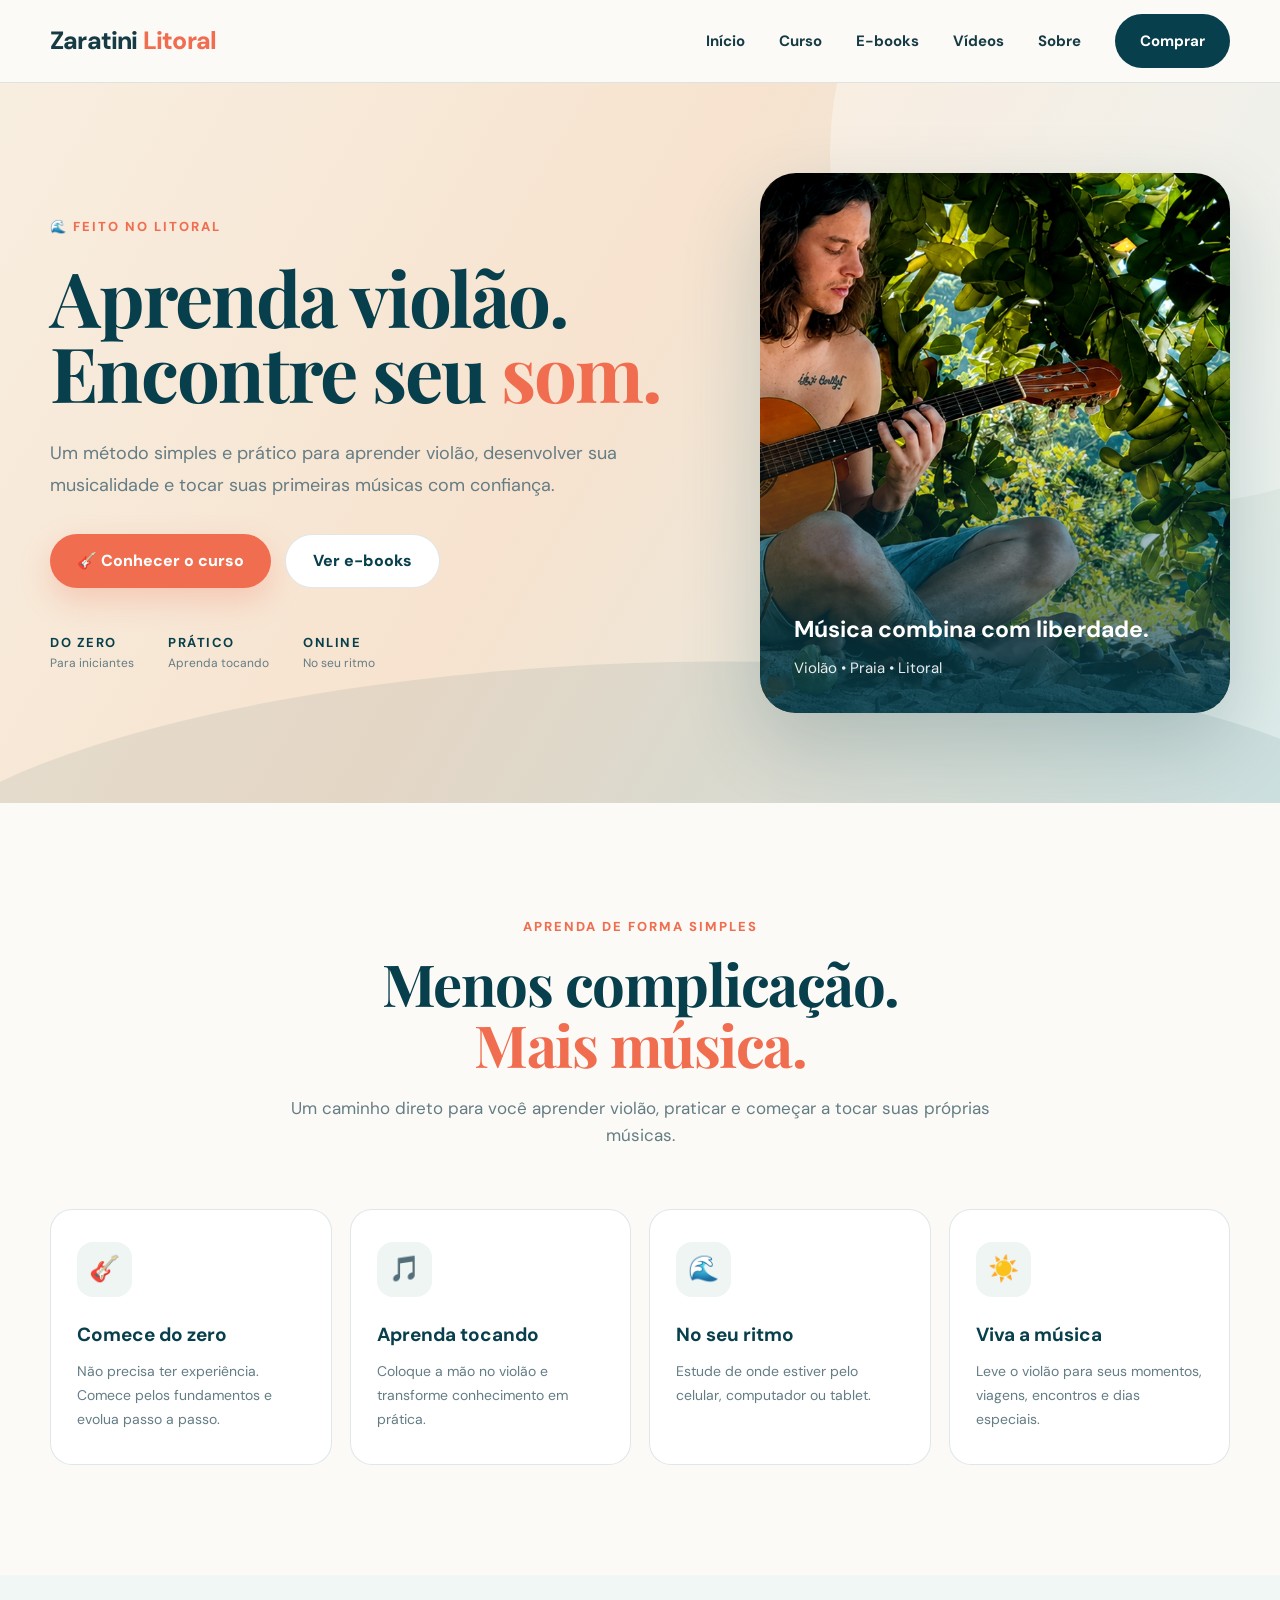
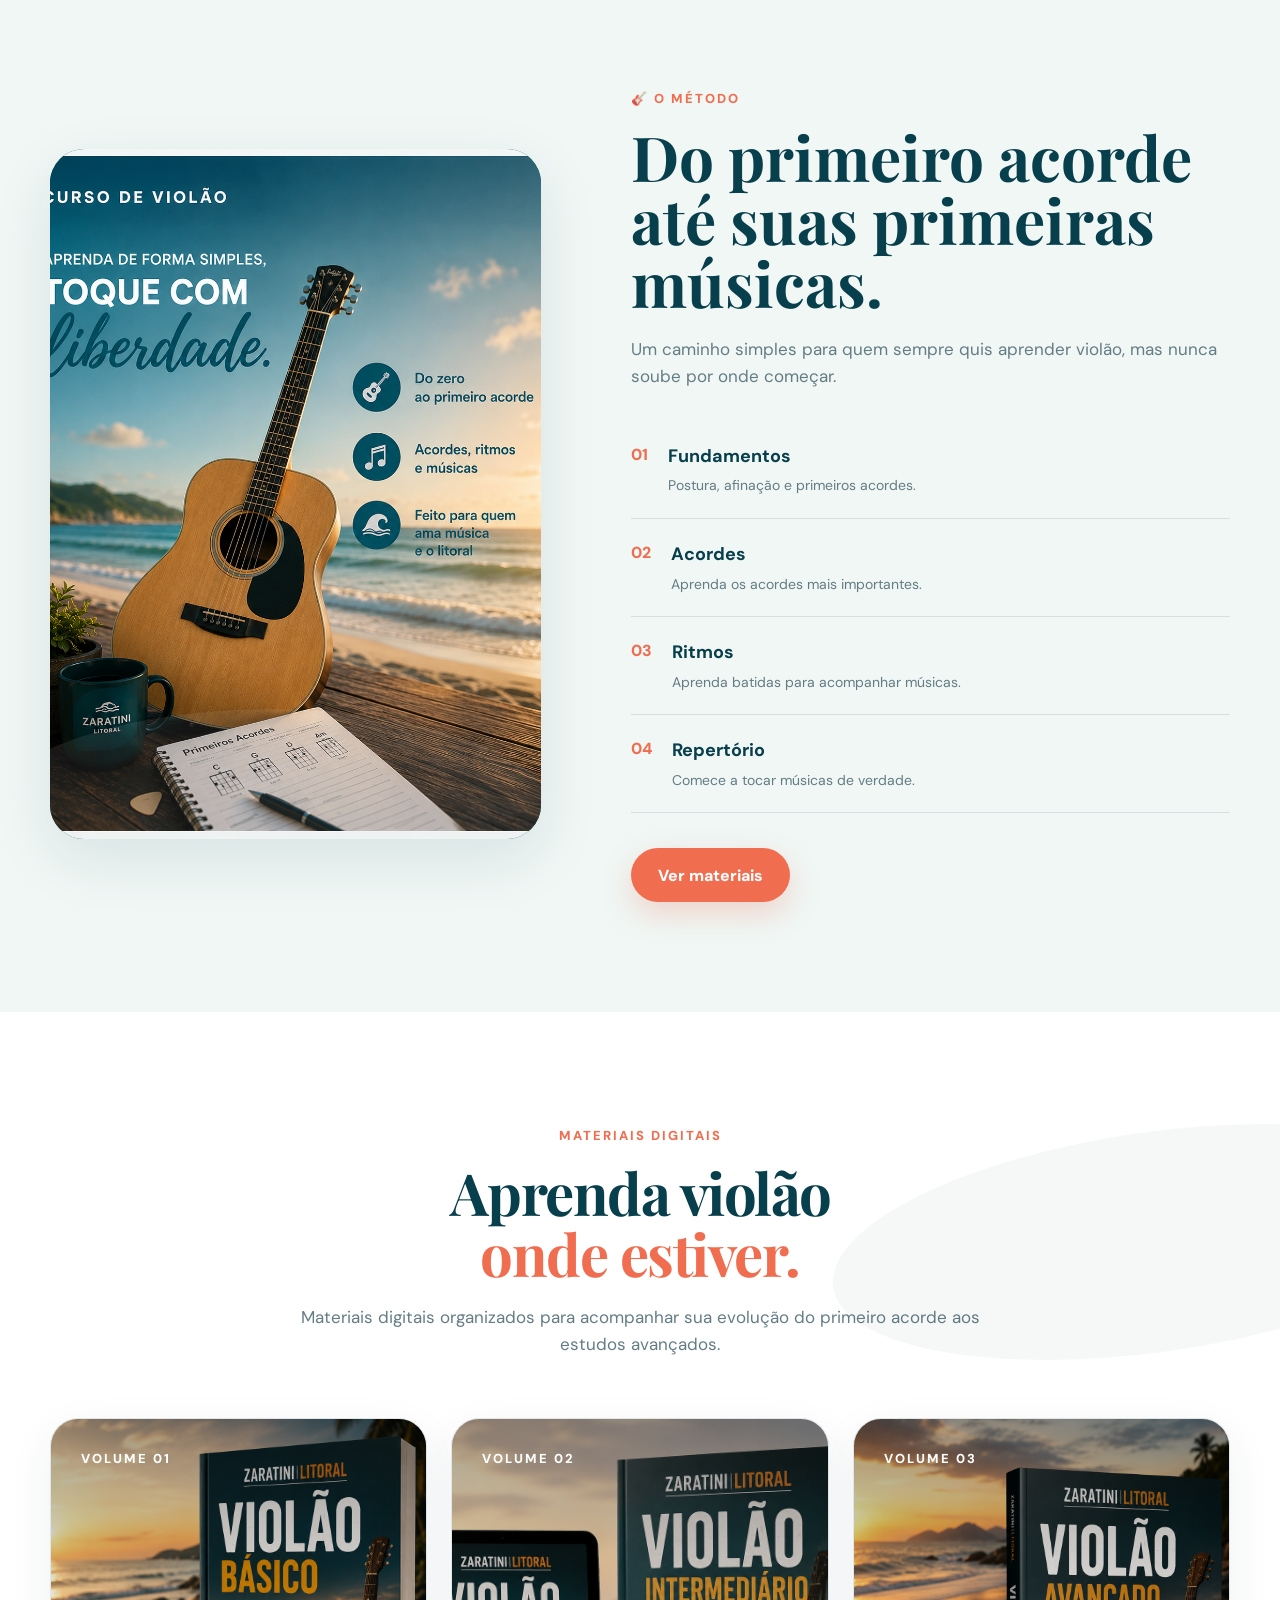
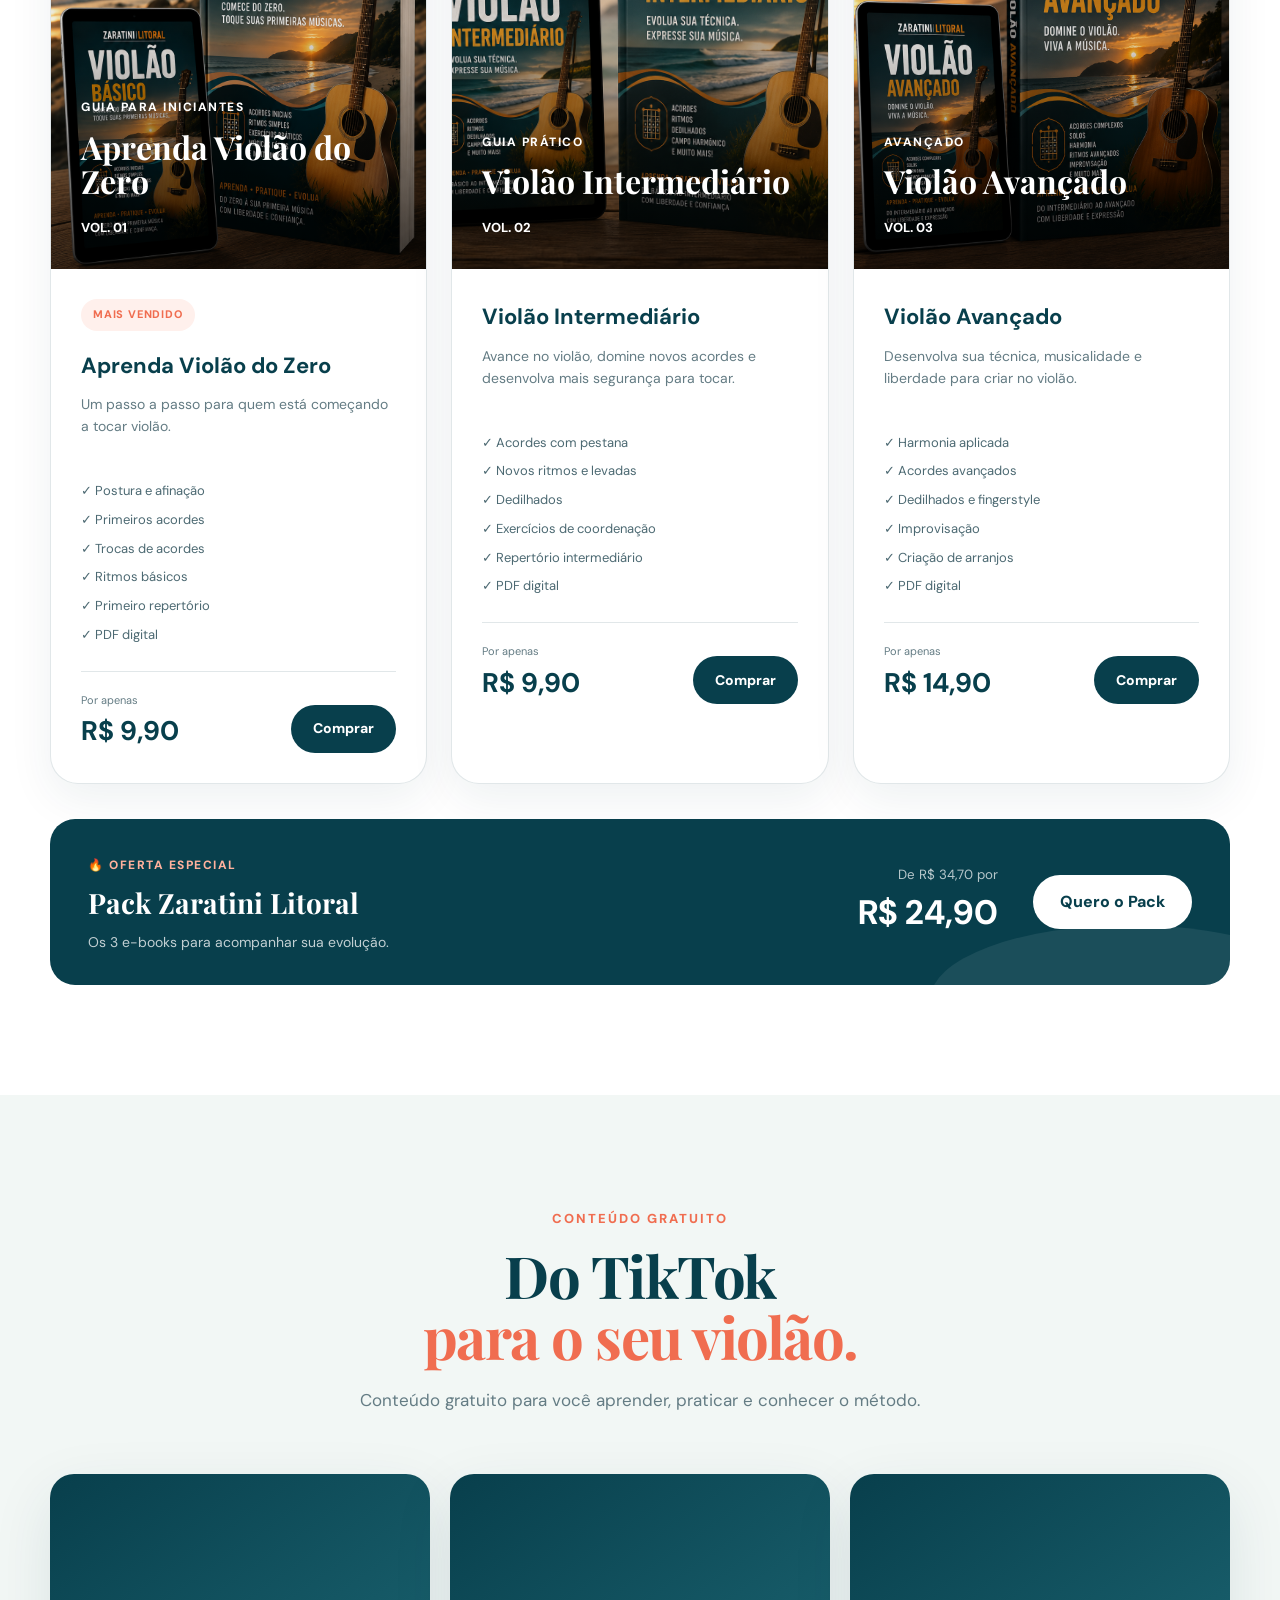
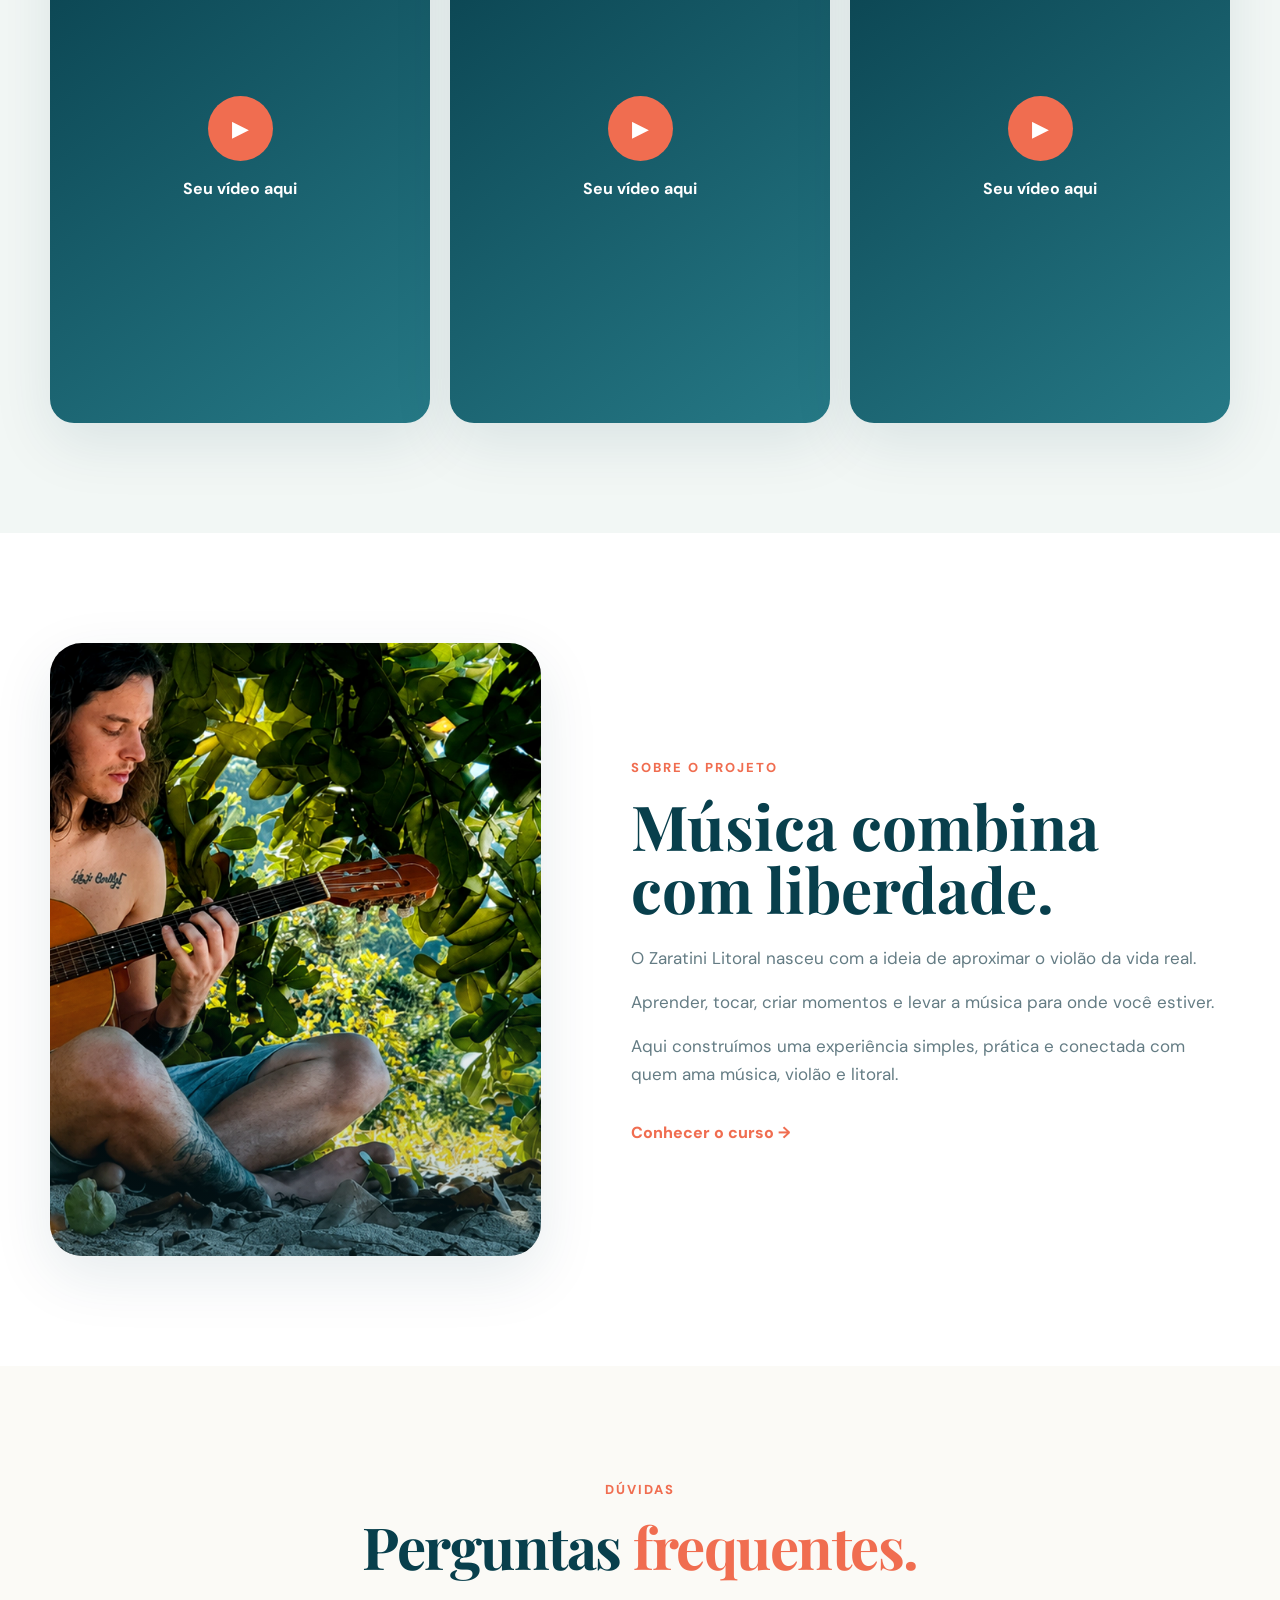
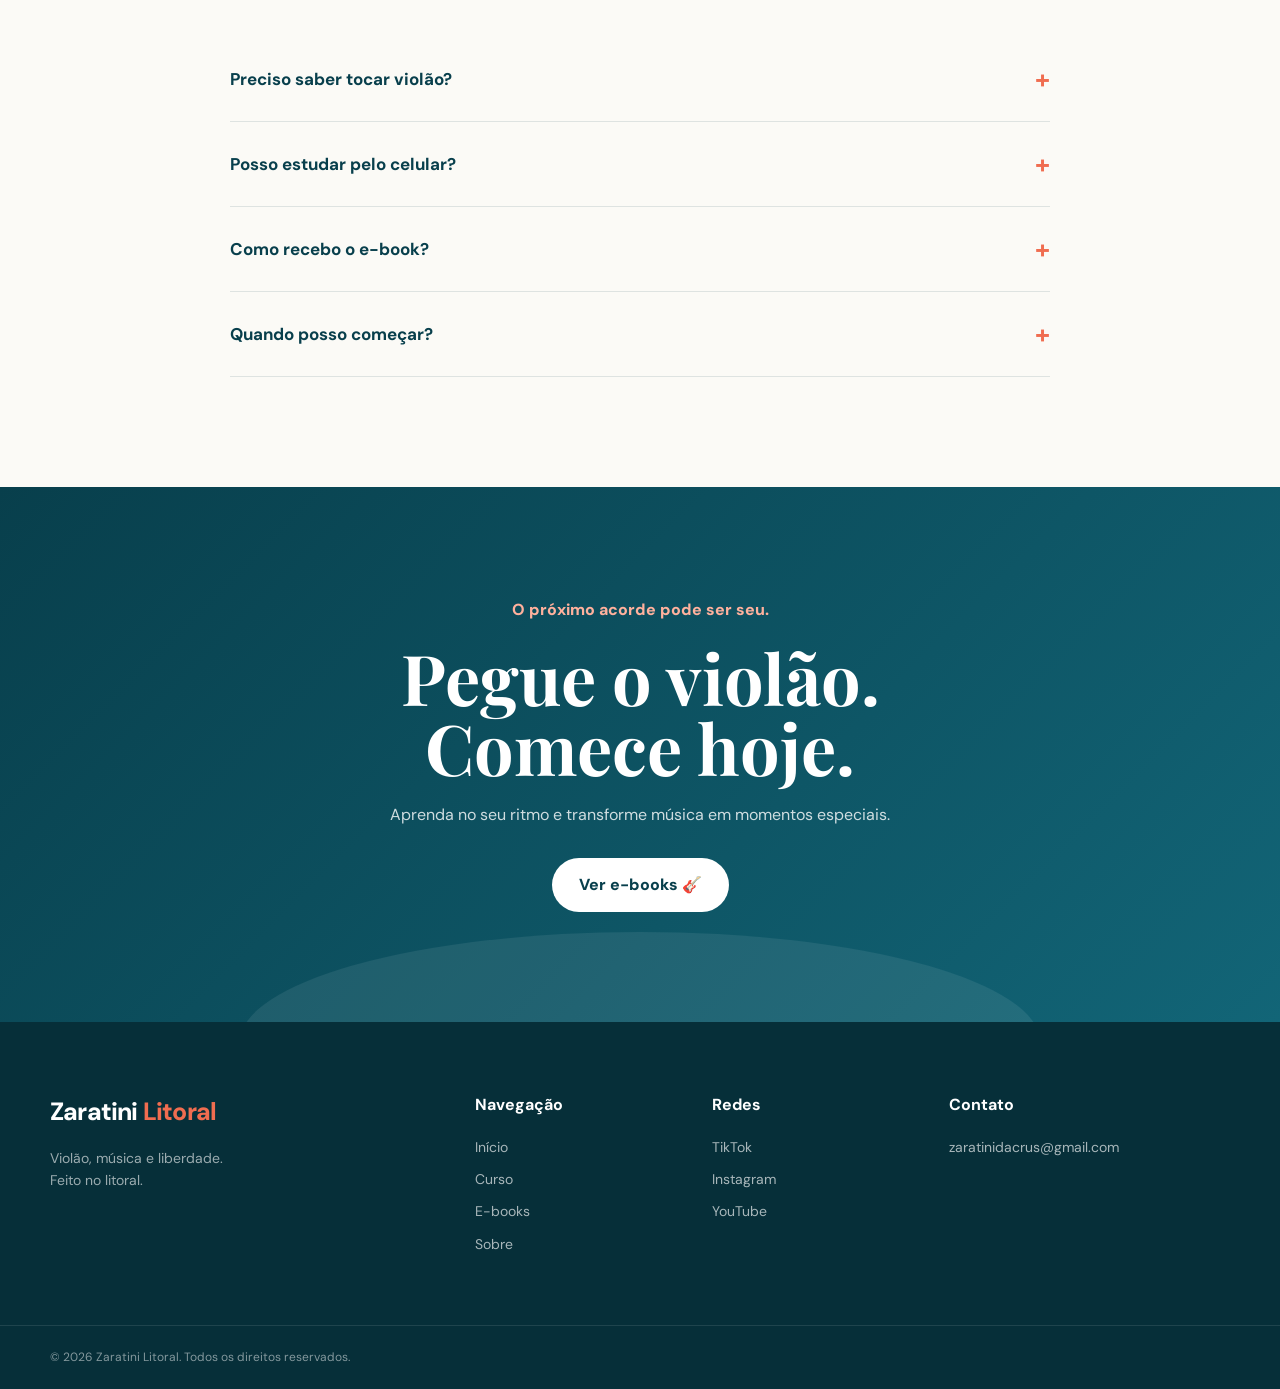
<file: index.html>
<!DOCTYPE html>
<html lang="pt-BR">

<head>
    <meta charset="UTF-8">

    <meta name="viewport" content="width=device-width, initial-scale=1.0">

    <title>Zaratini Litoral | Curso de Violão Online e E-books</title>

    <meta
        name="description"
        content="Aprenda violão do zero ao avançado com o Zaratini Litoral. Curso de violão online e e-books práticos para aprender acordes, ritmos, dedilhados e músicas."
    >

    <meta
        name="keywords"
        content="curso de violão, aprender violão, violão para iniciantes, curso de violão online, e-book de violão, aprender acordes, ritmos de violão, Zaratini Litoral"
    >

    <meta name="author" content="Zaratini Litoral">

    <meta name="robots" content="index, follow">

    <meta name="theme-color" content="#083f4c">

    <!-- Open Graph -->
    <meta property="og:type" content="website">

    <meta
        property="og:title"
        content="Zaratini Litoral | Aprenda Violão com Liberdade"
    >

    <meta
        property="og:description"
        content="Curso de violão e e-books práticos para você aprender no seu ritmo."
    >

    <meta
        property="og:image"
        content="images/erick-violao-litoral.webp"
    >

    <meta property="og:locale" content="pt_BR">

    <!-- Twitter -->
    <meta name="twitter:card" content="summary_large_image">

    <meta
        name="twitter:title"
        content="Zaratini Litoral | Curso de Violão"
    >

    <meta
        name="twitter:description"
        content="Aprenda violão de forma simples, prática e no seu ritmo."
    >

    <meta
        name="twitter:image"
        content="images/erick-violao-litoral.webp"
    >

    <!-- Fontes -->
    <link rel="preconnect" href="https://fonts.googleapis.com">

    <link rel="preconnect" href="https://fonts.gstatic.com" crossorigin>

    <link
        href="https://fonts.googleapis.com/css2?family=DM+Sans:wght@400;500;600;700;800&family=Playfair+Display:wght@600;700&display=swap"
        rel="stylesheet"
    >

    <link rel="stylesheet" href="style.css">

    <!-- Dados estruturados para Google -->
    <script type="application/ld+json">
    {
        "@context": "https://schema.org",
        "@type": "EducationalOrganization",
        "name": "Zaratini Litoral",
        "description": "Curso de violão online e materiais digitais para aprender violão do zero ao avançado.",
        "areaServed": "BR",
        "knowsAbout": [
            "Violão",
            "Música",
            "Acordes",
            "Ritmos",
            "Dedilhados"
        ]
    }
    </script>

</head>

<body>

<header class="header">

    <div class="container nav">

        <a href="#inicio" class="logo" aria-label="Zaratini Litoral - início">
            Zaratini
            <span>Litoral</span>
        </a>

        <button
            class="menu-btn"
            id="menuBtn"
            type="button"
            aria-label="Abrir menu"
            aria-expanded="false"
        >
            ☰
        </button>

        <nav class="nav-menu" id="navMenu">

            <a href="#inicio">Início</a>

            <a href="#curso">Curso</a>

            <a href="#ebooks">E-books</a>

            <a href="#videos">Vídeos</a>

            <a href="#sobre">Sobre</a>

            <a href="#ebooks" class="nav-button">
                Comprar
            </a>

        </nav>

    </div>

</header>


<main>

<!-- ================================================= -->
<!-- HERO -->
<!-- ================================================= -->

<section class="hero" id="inicio">

    <div class="hero-wave-bg"></div>

    <div class="container hero-container">

        <div class="hero-content">

            <span class="location">
                🌊 FEITO NO LITORAL
            </span>

            <h1>
                Aprenda violão.
                <br>
                Encontre seu
                <span>som.</span>
            </h1>

            <p>
                Um método simples e prático para aprender violão,
                desenvolver sua musicalidade e tocar suas primeiras
                músicas com confiança.
            </p>

            <div class="hero-buttons">

                <a href="#curso" class="button primary">
                    🎸 Conhecer o curso
                </a>

                <a href="#ebooks" class="button secondary">
                    Ver e-books
                </a>

            </div>

            <div class="hero-stats">

                <div>
                    <strong>DO ZERO</strong>
                    <span>Para iniciantes</span>
                </div>

                <div>
                    <strong>PRÁTICO</strong>
                    <span>Aprenda tocando</span>
                </div>

                <div>
                    <strong>ONLINE</strong>
                    <span>No seu ritmo</span>
                </div>

            </div>

        </div>


        <div class="hero-card">

            <div class="hero-image">

                <img
                    src="Images/erick-violao-litoral.webp"
                    alt="Erick tocando violão no litoral"
                    loading="eager"
                >

            </div>

            <div class="hero-card-overlay"></div>

            <div class="hero-card-text">

                <strong>
                    Música combina com liberdade.
                </strong>

                <span>
                    Violão • Praia • Litoral
                </span>

            </div>

        </div>

    </div>

</section>


<!-- ================================================= -->
<!-- BENEFÍCIOS -->
<!-- ================================================= -->

<section class="section benefits">

    <div class="container">

        <div class="section-heading">

            <span>APRENDA DE FORMA SIMPLES</span>

            <h2>
                Menos complicação.
                <br>
                <em>Mais música.</em>
            </h2>

            <p>
                Um caminho direto para você aprender violão,
                praticar e começar a tocar suas próprias músicas.
            </p>

        </div>


        <div class="benefit-grid">

            <article class="benefit-card">

                <div class="benefit-icon">🎸</div>

                <h3>Comece do zero</h3>

                <p>
                    Não precisa ter experiência.
                    Comece pelos fundamentos e evolua passo a passo.
                </p>

            </article>


            <article class="benefit-card">

                <div class="benefit-icon">🎵</div>

                <h3>Aprenda tocando</h3>

                <p>
                    Coloque a mão no violão e transforme
                    conhecimento em prática.
                </p>

            </article>


            <article class="benefit-card">

                <div class="benefit-icon">🌊</div>

                <h3>No seu ritmo</h3>

                <p>
                    Estude de onde estiver pelo celular,
                    computador ou tablet.
                </p>

            </article>


            <article class="benefit-card">

                <div class="benefit-icon">☀️</div>

                <h3>Viva a música</h3>

                <p>
                    Leve o violão para seus momentos,
                    viagens, encontros e dias especiais.
                </p>

            </article>

        </div>

    </div>

</section>


<!-- ================================================= -->
<!-- CURSO -->
<!-- ================================================= -->

<section class="section course" id="curso">

    <div class="container course-grid">

    <div class="course-visual">

    <img
        src="Images/curso-violao.webp"
        alt="Curso de violão Zaratini Litoral para aprender do zero"
    >

</div>


        <div class="course-content">

            <span class="small-title">
                🎸 O MÉTODO
            </span>

            <h2>
                Do primeiro acorde
                até suas primeiras músicas.
            </h2>

            <p>
                Um caminho simples para quem sempre quis aprender
                violão, mas nunca soube por onde começar.
            </p>


        <div class="course-list">

    <a href="curso/fundamentos.html" class="course-step">

        <span>01</span>

        <div>
            <h3>Fundamentos</h3>

            <p>
                Postura, afinação e primeiros acordes.
            </p>
        </div>

    </a>


    <a href="curso/acordes.html" class="course-step">

        <span>02</span>

        <div>
            <h3>Acordes</h3>

            <p>
                Aprenda os acordes mais importantes.
            </p>
        </div>

    </a>


    <a href="curso/ritmos.html" class="course-step">

        <span>03</span>

        <div>
            <h3>Ritmos</h3>

            <p>
                Aprenda batidas para acompanhar músicas.
            </p>
        </div>

    </a>


    <a href="curso/repertorio.html" class="course-step">

        <span>04</span>

        <div>
            <h3>Repertório</h3>

            <p>
                Comece a tocar músicas de verdade.
            </p>
        </div>

    </a>

</div>
                    

            <a href="#ebooks" class="button primary">
                Ver materiais
            </a>

        </div>

    </div>

</section>


<!-- ================================================= -->
<!-- E-BOOKS -->
<!-- ================================================= -->

<section class="section ebooks" id="ebooks">

    <div class="container">

        <div class="section-heading">

            <span>MATERIAIS DIGITAIS</span>

            <h2>
                Aprenda violão
                <br>
                <em>onde estiver.</em>
            </h2>

            <p>
                Materiais digitais organizados para acompanhar
                sua evolução do primeiro acorde aos estudos avançados.
            </p>

        </div>


        <div class="ebook-grid">


            <!-- EBOOK 1 -->

            <article class="ebook-card">

                <div
                    class="ebook-cover ebook-01"
                    role="img"
                    aria-label="Capa do e-book Aprenda Violão do Zero"
                >

                    <div class="cover-dark"></div>

                    <span class="cover-brand">
                        VOLUME 01
                    </span>

                    <div class="cover-guitar">
                        
                    </div>

                    <div class="cover-title">

                        <small>
                            GUIA PARA INICIANTES
                        </small>

                        <h3>
                            Aprenda Violão
                            do Zero
                        </h3>

                        <span>
                            VOL. 01
                        </span>

                    </div>

                </div>


                <div class="ebook-body">

                    <span class="tag">
                        MAIS VENDIDO
                    </span>

                    <h3>
                        Aprenda Violão do Zero
                    </h3>

                    <p>
                        Um passo a passo para quem está começando
                        a tocar violão.
                    </p>

                    <ul>

                        <li>✓ Postura e afinação</li>
                        <li>✓ Primeiros acordes</li>
                        <li>✓ Trocas de acordes</li>
                        <li>✓ Ritmos básicos</li>
                        <li>✓ Primeiro repertório</li>
                        <li>✓ PDF digital</li>

                    </ul>


                    <div class="product-footer">

                        <div class="price">

                            <small>
                                Por apenas
                            </small>

                            <strong>
                                R$ 9,90
                            </strong>

                        </div>

                        <a
                            href="https://pay.hotmart.com/G107397138O?bid=1788137794119"
                            class="buy-button"
                            target="_blank"
                            rel="noopener noreferrer"
                        >
                            Comprar
                        </a>

                    </div>

                </div>

            </article>


            <!-- EBOOK 2 -->

            <article class="ebook-card">

                <div
                    class="ebook-cover ebook-02"
                    role="img"
                    aria-label="Capa do e-book Violão Intermediário"
                >

                    <div class="cover-dark"></div>

                    <span class="cover-brand">
                        VOLUME 02
                    </span>

                    <div class="cover-guitar">
                        
                    </div>

                    <div class="cover-title">

                        <small>
                            GUIA PRÁTICO
                        </small>

                        <h3>
                            Violão
                            Intermediário
                        </h3>

                        <span>
                            VOL. 02
                        </span>

                    </div>

                </div>


                <div class="ebook-body">

                    <h3>
                        Violão Intermediário
                    </h3>

                    <p>
                        Avance no violão, domine novos acordes
                        e desenvolva mais segurança para tocar.
                    </p>

                    <ul>

                        <li>✓ Acordes com pestana</li>
                        <li>✓ Novos ritmos e levadas</li>
                        <li>✓ Dedilhados</li>
                        <li>✓ Exercícios de coordenação</li>
                        <li>✓ Repertório intermediário</li>
                        <li>✓ PDF digital</li>

                    </ul>


                    <div class="product-footer">

                        <div class="price">

                            <small>
                                Por apenas
                            </small>

                            <strong>
                                R$ 9,90
                            </strong>

                        </div>

                        <a
                            href="https://pay.hotmart.com/N107397488W"
                            class="buy-button"
                            target="_blank"
                            rel="noopener noreferrer"
                        >
                            Comprar
                        </a>

                    </div>

                </div>

            </article>


            <!-- EBOOK 3 -->

            <article class="ebook-card">

                <div
                    class="ebook-cover ebook-03"
                    role="img"
                    aria-label="Capa do e-book Violão Avançado"
                >

                    <div class="cover-dark"></div>

                    <span class="cover-brand">
                        VOLUME 03
                    </span>

                    <div class="cover-guitar">
                        
                    </div>

                    <div class="cover-title">

                        <small>
                            AVANÇADO
                        </small>

                        <h3>
                            Violão
                            Avançado
                        </h3>

                        <span>
                            VOL. 03
                        </span>

                    </div>

                </div>


                <div class="ebook-body">

                    <h3>
                        Violão Avançado
                    </h3>

                    <p>
                        Desenvolva sua técnica, musicalidade
                        e liberdade para criar no violão.
                    </p>

                    <ul>

                        <li>✓ Harmonia aplicada</li>
                        <li>✓ Acordes avançados</li>
                        <li>✓ Dedilhados e fingerstyle</li>
                        <li>✓ Improvisação</li>
                        <li>✓ Criação de arranjos</li>
                        <li>✓ PDF digital</li>

                    </ul>


                    <div class="product-footer">

                        <div class="price">

                            <small>
                                Por apenas
                            </small>

                            <strong>
                                R$ 14,90
                            </strong>

                        </div>

                        <a
                            href="https://pay.hotmart.com/G107397506L"
                            class="buy-button"
                            target="_blank"
                            rel="noopener noreferrer"
                        >
                            Comprar
                        </a>

                    </div>

                </div>

            </article>

        </div>


        <!-- PACK -->

        <div class="pack">

            <div class="pack-text">

                <span>
                    🔥 OFERTA ESPECIAL
                </span>

                <h3>
                    Pack Zaratini Litoral
                </h3>

                <p>
                    Os 3 e-books para acompanhar
                    sua evolução.
                </p>

            </div>


            <div class="pack-price">

                <small>
                    De R$ 34,70 por
                </small>

                <strong>
                    R$ 24,90
                </strong>

            </div>


            <a
                href="#ebooks"
                class="button white"
            >
                Quero o Pack
            </a>

        </div>

    </div>

</section>


<!-- ================================================= -->
<!-- VÍDEOS -->
<!-- ================================================= -->

<section class="section videos" id="videos">

    <div class="container">

        <div class="section-heading">

            <span>CONTEÚDO GRATUITO</span>

            <h2>
                Do TikTok
                <br>
                <em>para o seu violão.</em>
            </h2>

            <p>
                Conteúdo gratuito para você aprender,
                praticar e conhecer o método.
            </p>

        </div>


        <div class="video-grid">

            <div class="video-box">
                <span>▶</span>
                <p>Seu vídeo aqui</p>
            </div>

            <div class="video-box">
                <span>▶</span>
                <p>Seu vídeo aqui</p>
            </div>

            <div class="video-box">
                <span>▶</span>
                <p>Seu vídeo aqui</p>
            </div>

        </div>

    </div>

</section>


<!-- ================================================= -->
<!-- SOBRE -->
<!-- ================================================= -->

<section class="section about" id="sobre">

    <div class="container about-grid">

        <div class="about-photo">

            <img
                src="Images/erick-violao-litoral.webp"
                alt="Erick tocando violão no litoral"
                loading="lazy"
            >

        </div>


        <div class="about-content">

            <span class="small-title">
                SOBRE O PROJETO
            </span>

            <h2>
                Música combina
                com liberdade.
            </h2>

            <p>
                O Zaratini Litoral nasceu com a ideia
                de aproximar o violão da vida real.
            </p>

            <p>
                Aprender, tocar, criar momentos e levar
                a música para onde você estiver.
            </p>

            <p>
                Aqui construímos uma experiência simples,
                prática e conectada com quem ama música,
                violão e litoral.
            </p>

            <a href="#curso" class="text-link">
                Conhecer o curso →
            </a>

        </div>

    </div>

</section>


<!-- ================================================= -->
<!-- FAQ -->
<!-- ================================================= -->

<section class="section faq">

    <div class="container">

        <div class="section-heading">

            <span>DÚVIDAS</span>

            <h2>
                Perguntas
                <em>frequentes.</em>
            </h2>

        </div>


        <div class="faq-list">


            <div class="faq-item">

                <button class="faq-question" type="button">

                    Preciso saber tocar violão?

                    <span>+</span>

                </button>

                <div class="faq-answer">

                    <p>
                        Não. O conteúdo foi pensado
                        para quem está começando.
                    </p>

                </div>

            </div>


            <div class="faq-item">

                <button class="faq-question" type="button">

                    Posso estudar pelo celular?

                    <span>+</span>

                </button>

                <div class="faq-answer">

                    <p>
                        Sim. O site e os materiais
                        podem ser acessados pelo celular.
                    </p>

                </div>

            </div>


            <div class="faq-item">

                <button class="faq-question" type="button">

                    Como recebo o e-book?

                    <span>+</span>

                </button>

                <div class="faq-answer">

                    <p>
                        A entrega é realizada pela
                        plataforma de venda após a compra.
                    </p>

                </div>

            </div>


            <div class="faq-item">

                <button class="faq-question" type="button">

                    Quando posso começar?

                    <span>+</span>

                </button>

                <div class="faq-answer">

                    <p>
                        Após a confirmação da compra,
                        você poderá iniciar seus estudos.
                    </p>

                </div>

            </div>

        </div>

    </div>

</section>


<!-- ================================================= -->
<!-- CTA -->
<!-- ================================================= -->

<section class="final-cta">

    <div class="container">

        <span>
             O próximo acorde pode ser seu.
        </span>

        <h2>
            Pegue o violão.
            <br>
            Comece hoje.
        </h2>

        <p>
            Aprenda no seu ritmo e transforme
            música em momentos especiais.
        </p>

        <a href="#ebooks" class="button white">
            Ver e-books 🎸
        </a>

    </div>

</section>

</main>


<!-- ================================================= -->
<!-- FOOTER -->
<!-- ================================================= -->

<footer class="footer">

    <div class="container footer-grid">

        <div>

            <a href="#inicio" class="footer-logo">
                Zaratini
                <span>Litoral</span>
            </a>

            <p>
                Violão, música e liberdade.
                <br>
                Feito no litoral.
            </p>

        </div>


        <div>

            <h4>Navegação</h4>

            <a href="#inicio">Início</a>

            <a href="#curso">Curso</a>

            <a href="#ebooks">E-books</a>

            <a href="#sobre">Sobre</a>

        </div>


        <div>

            <h4>Redes</h4>

            <a
                href="https://www.tiktok.com/@zaratini.ia"
                target="_blank"
                rel="noopener noreferrer"
            >
                TikTok
            </a>

            <a
                href="https://www.instagram.com/erick.zaratini"
                target="_blank"
                rel="noopener noreferrer"
            >
                Instagram
            </a>

            <a
                href="https://www.youtube.com/@zaratini-ia"
                target="_blank"
                rel="noopener noreferrer"
            >
                YouTube
            </a>

        </div>


        <div>

            <h4>Contato</h4>

            <a href="mailto:zaratinidacrus@gmail.com">
                zaratinidacrus@gmail.com
            </a>

        </div>

    </div>


    <div class="footer-bottom">

        <div class="container">

            <p>
                © 2026 Zaratini Litoral.
                Todos os direitos reservados.
            </p>

        </div>

    </div>

</footer>


<script src="script.js"></script>

</body>
</html>
</file>
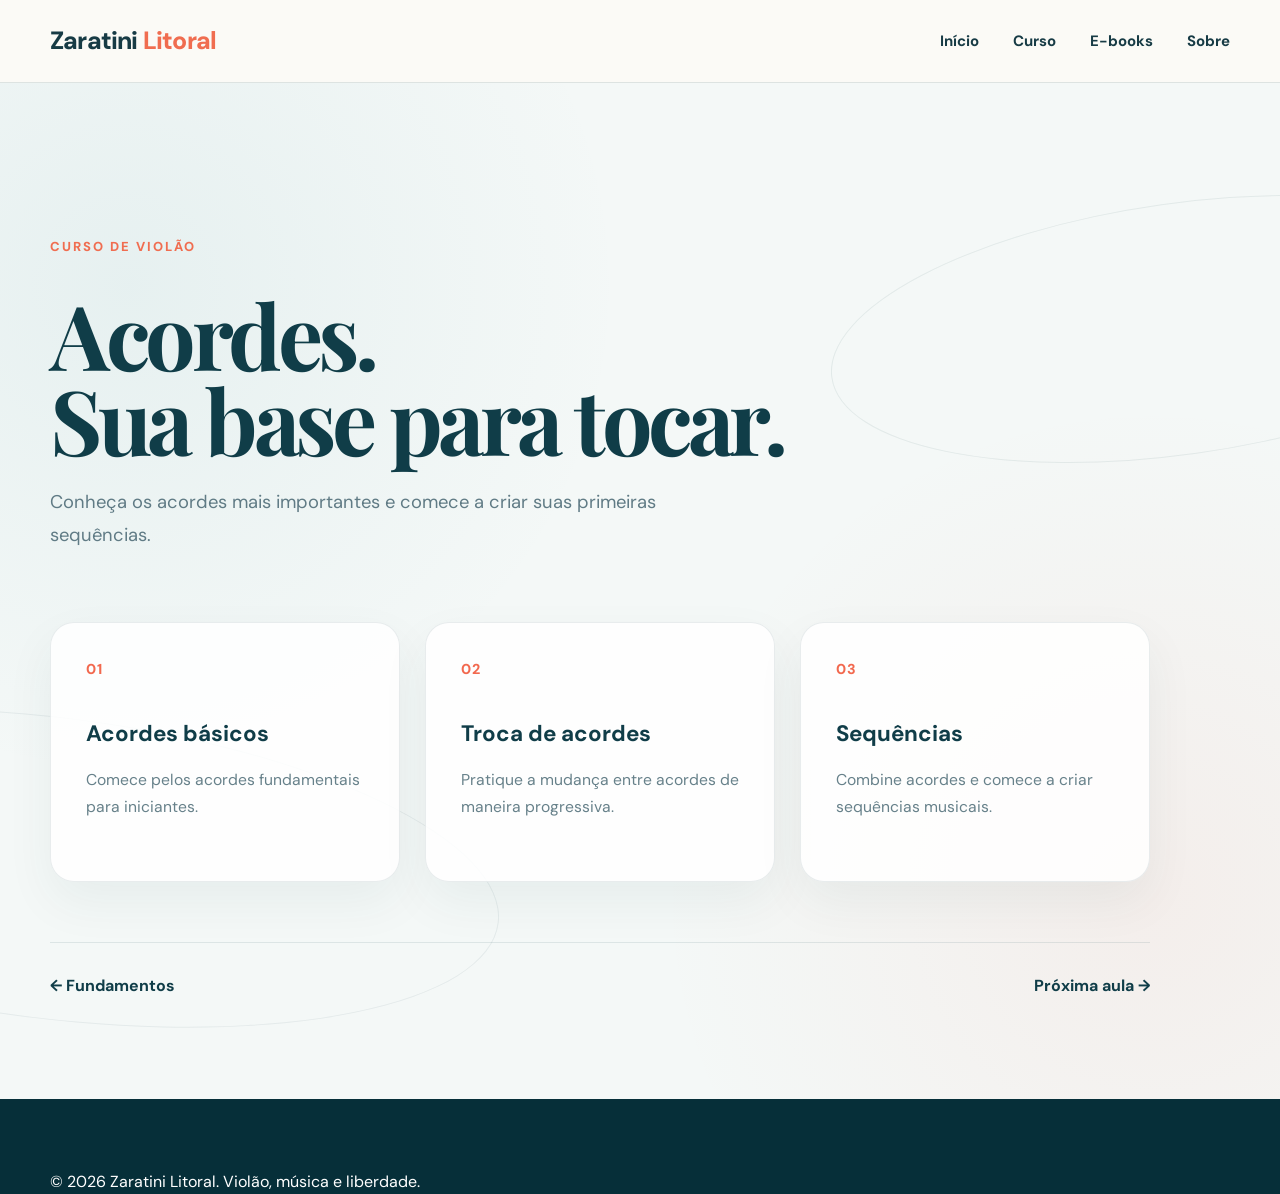
<file: curso/acordes.html>
<!DOCTYPE html>
<html lang="pt-BR">

<head>

<meta charset="UTF-8">

<meta name="viewport" content="width=device-width, initial-scale=1.0">

<title>Acordes de Violão | Zaratini Litoral</title>

<meta
    name="description"
    content="Aprenda os principais acordes de violão e desenvolva segurança para tocar suas primeiras músicas."
>

<link rel="stylesheet" href="../style.css">

<link rel="preconnect" href="https://fonts.googleapis.com">
<link rel="preconnect" href="https://fonts.gstatic.com" crossorigin>

<link
href="https://fonts.googleapis.com/css2?family=DM+Sans:wght@400;500;600;700;800&family=Playfair+Display:wght@600;700&display=swap"
rel="stylesheet"
>

</head>

<body>

<header class="header">

<div class="container nav">

<a href="../index.html" class="logo">
Zaratini <span>Litoral</span>
</a>

<nav class="nav-menu">

<a href="../index.html">Início</a>

<a href="../index.html#curso">Curso</a>

<a href="../index.html#ebooks">E-books</a>

<a href="../index.html#sobre">Sobre</a>

</nav>

</div>

</header>


<main>

<section class="lesson-page">

<div class="container">

<span class="small-title">
CURSO DE VIOLÃO
</span>

<h1>
Acordes.
<br>
Sua base para tocar.
</h1>

<p class="lesson-intro">
Conheça os acordes mais importantes
e comece a criar suas primeiras sequências.
</p>


<div class="lesson-grid">

<article class="lesson-card">

<span>01</span>

<h2>
Acordes básicos
</h2>

<p>
Comece pelos acordes fundamentais
para iniciantes.
</p>

</article>


<article class="lesson-card">

<span>02</span>

<h2>
Troca de acordes
</h2>

<p>
Pratique a mudança entre acordes
de maneira progressiva.
</p>

</article>


<article class="lesson-card">

<span>03</span>

<h2>
Sequências
</h2>

<p>
Combine acordes e comece a criar
sequências musicais.
</p>

</article>

</div>


<div class="lesson-navigation">

<a href="fundamentos.html">
← Fundamentos
</a>

<a href="ritmos.html">
Próxima aula →
</a>

</div>

</div>

</section>

</main>


<footer class="footer">

<div class="container">

<p>
© 2026 Zaratini Litoral.
Violão, música e liberdade.
</p>

</div>

</footer>

</body>

</html>
</file>
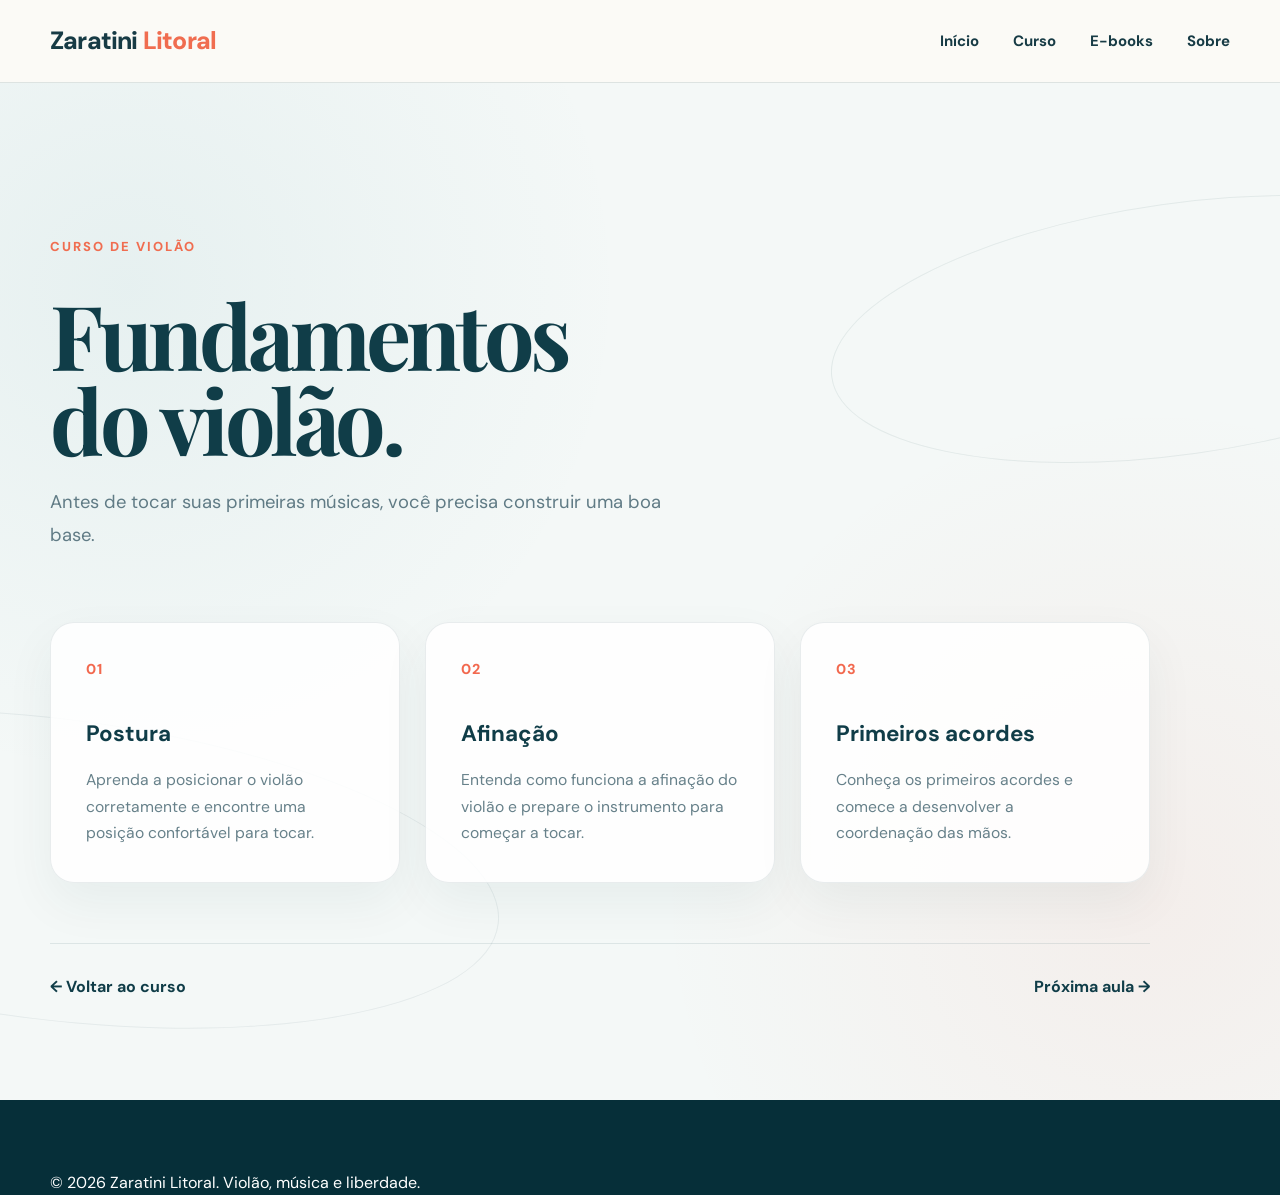
<file: curso/fundamentos.html>
<!DOCTYPE html>
<html lang="pt-BR">

<head>
    <meta charset="UTF-8">

    <meta name="viewport" content="width=device-width, initial-scale=1.0">

    <title>Fundamentos do Violão | Zaratini Litoral</title>

    <meta
        name="description"
        content="Aprenda os fundamentos do violão: postura, afinação e primeiros acordes de forma simples e prática."
    >

    <link rel="stylesheet" href="../style.css">

    <link rel="preconnect" href="https://fonts.googleapis.com">
    <link rel="preconnect" href="https://fonts.gstatic.com" crossorigin>

    <link
        href="https://fonts.googleapis.com/css2?family=DM+Sans:wght@400;500;600;700;800&family=Playfair+Display:wght@600;700&display=swap"
        rel="stylesheet"
    >
</head>

<body>

<header class="header">

    <div class="container nav">

        <a href="../index.html" class="logo">
            Zaratini <span>Litoral</span>
        </a>

        <nav class="nav-menu">

            <a href="../index.html">Início</a>

            <a href="../index.html#curso">Curso</a>

            <a href="../index.html#ebooks">E-books</a>

            <a href="../index.html#sobre">Sobre</a>

        </nav>

    </div>

</header>


<main>

<section class="lesson-page">

    <div class="container">

        <span class="small-title">
            CURSO DE VIOLÃO
        </span>

        <h1>
            Fundamentos
            <br>
            do violão.
        </h1>

        <p class="lesson-intro">
            Antes de tocar suas primeiras músicas,
            você precisa construir uma boa base.
        </p>


        <div class="lesson-grid">

            <article class="lesson-card">

                <span>01</span>

                <h2>
                    Postura
                </h2>

                <p>
                    Aprenda a posicionar o violão
                    corretamente e encontre uma posição
                    confortável para tocar.
                </p>

            </article>


            <article class="lesson-card">

                <span>02</span>

                <h2>
                    Afinação
                </h2>

                <p>
                    Entenda como funciona a afinação
                    do violão e prepare o instrumento
                    para começar a tocar.
                </p>

            </article>


            <article class="lesson-card">

                <span>03</span>

                <h2>
                    Primeiros acordes
                </h2>

                <p>
                    Conheça os primeiros acordes e
                    comece a desenvolver a coordenação
                    das mãos.
                </p>

            </article>

        </div>


        <div class="lesson-navigation">

            <a href="../index.html#curso">
                ← Voltar ao curso
            </a>

            <a href="acordes.html">
                Próxima aula →
            </a>

        </div>

    </div>

</section>

</main>


<footer class="footer">

    <div class="container">

        <p>
            © 2026 Zaratini Litoral.
            Violão, música e liberdade.
        </p>

    </div>

</footer>

</body>
</html>
</file>
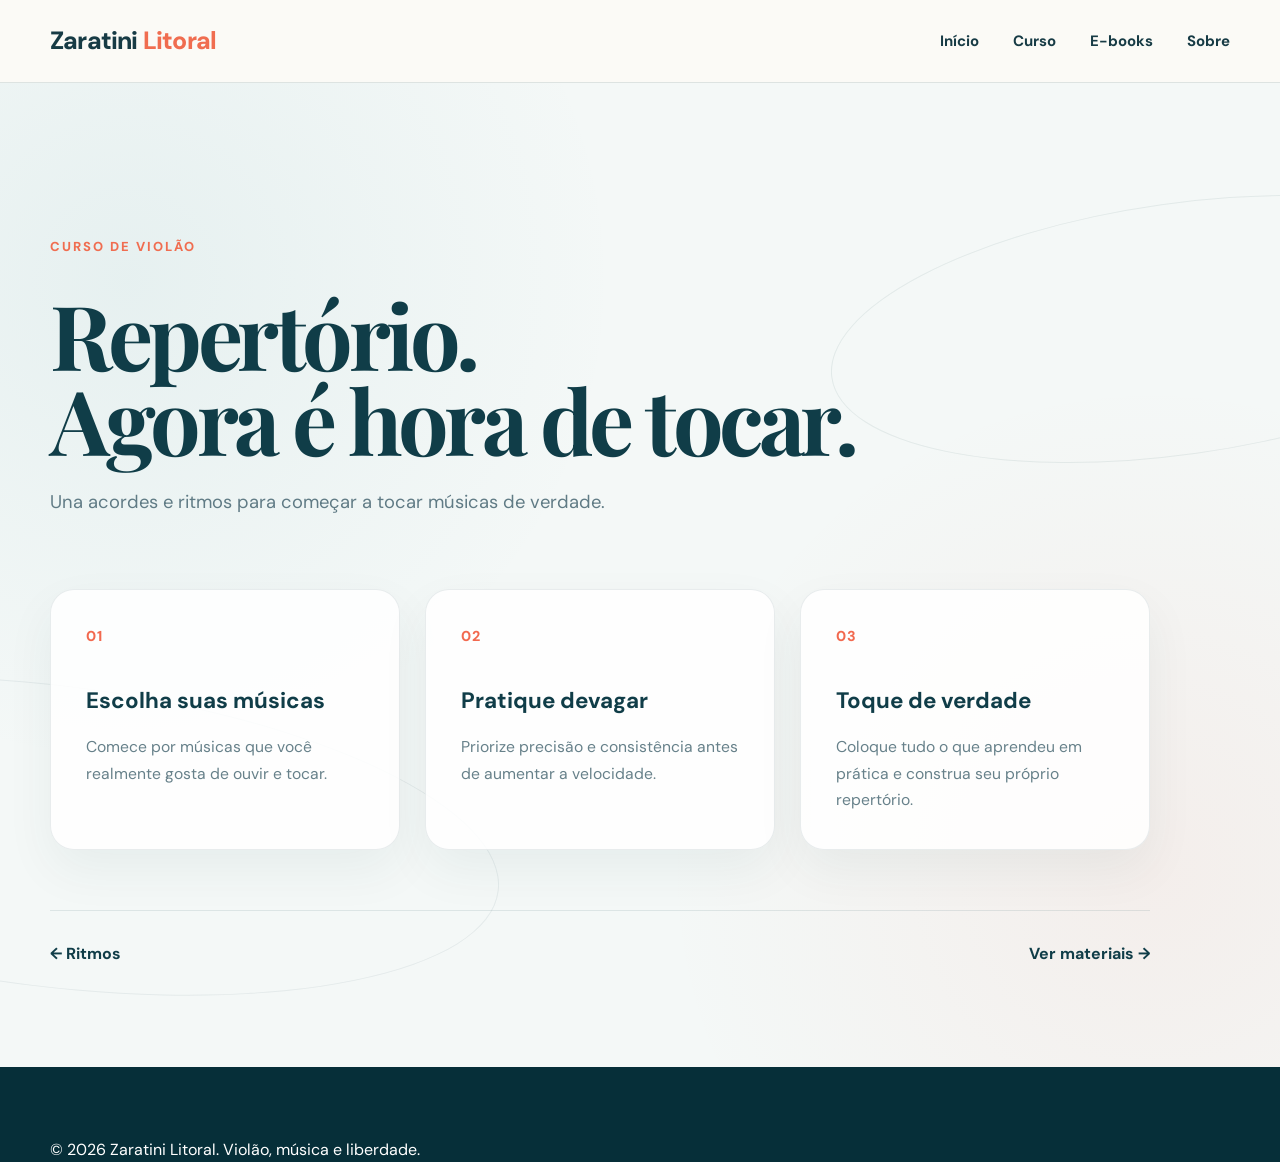
<file: curso/repertorio.html>
<!DOCTYPE html>
<html lang="pt-BR">

<head>

<meta charset="UTF-8">

<meta name="viewport" content="width=device-width, initial-scale=1.0">

<title>Repertório de Violão | Zaratini Litoral</title>

<meta
name="description"
content="Comece a tocar músicas de verdade praticando acordes, ritmos e repertório no violão."
>

<link rel="stylesheet" href="../style.css">

<link rel="preconnect" href="https://fonts.googleapis.com">
<link rel="preconnect" href="https://fonts.gstatic.com" crossorigin>

<link
href="https://fonts.googleapis.com/css2?family=DM+Sans:wght@400;500;600;700;800&family=Playfair+Display:wght@600;700&display=swap"
rel="stylesheet"
>

</head>

<body>

<header class="header">

<div class="container nav">

<a href="../index.html" class="logo">
Zaratini <span>Litoral</span>
</a>

<nav class="nav-menu">

<a href="../index.html">Início</a>

<a href="../index.html#curso">Curso</a>

<a href="../index.html#ebooks">E-books</a>

<a href="../index.html#sobre">Sobre</a>

</nav>

</div>

</header>


<main>

<section class="lesson-page">

<div class="container">

<span class="small-title">
CURSO DE VIOLÃO
</span>

<h1>
Repertório.
<br>
Agora é hora de tocar.
</h1>

<p class="lesson-intro">
Una acordes e ritmos para começar
a tocar músicas de verdade.
</p>


<div class="lesson-grid">

<article class="lesson-card">

<span>01</span>

<h2>
Escolha suas músicas
</h2>

<p>
Comece por músicas que você realmente
gosta de ouvir e tocar.
</p>

</article>


<article class="lesson-card">

<span>02</span>

<h2>
Pratique devagar
</h2>

<p>
Priorize precisão e consistência
antes de aumentar a velocidade.
</p>

</article>


<article class="lesson-card">

<span>03</span>

<h2>
Toque de verdade
</h2>

<p>
Coloque tudo o que aprendeu em prática
e construa seu próprio repertório.
</p>

</article>

</div>


<div class="lesson-navigation">

<a href="ritmos.html">
← Ritmos
</a>

<a href="../index.html#ebooks">
Ver materiais →
</a>

</div>

</div>

</section>

</main>


<footer class="footer">

<div class="container">

<p>
© 2026 Zaratini Litoral.
Violão, música e liberdade.
</p>

</div>

</footer>

</body>

</html>
</file>
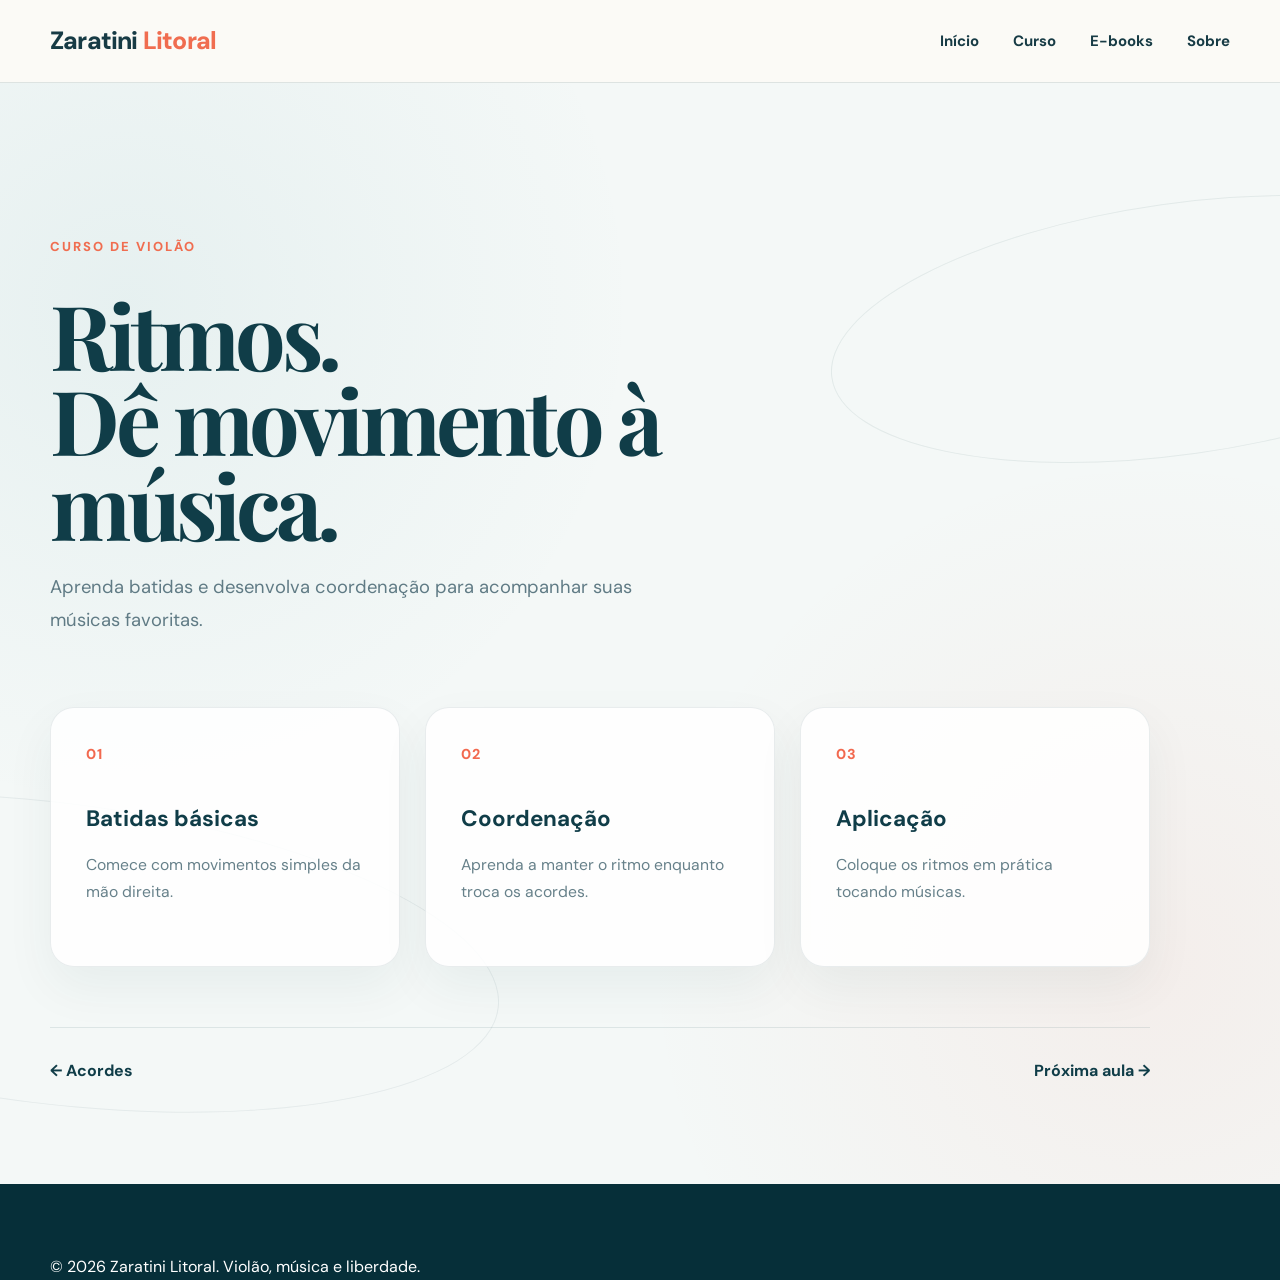
<file: curso/ritmos.html>
<!DOCTYPE html>
<html lang="pt-BR">

<head>

<meta charset="UTF-8">

<meta name="viewport" content="width=device-width, initial-scale=1.0">

<title>Ritmos de Violão | Zaratini Litoral</title>

<meta
name="description"
content="Aprenda ritmos e batidas de violão para acompanhar músicas de forma simples e prática."
>

<link rel="stylesheet" href="../style.css">

<link rel="preconnect" href="https://fonts.googleapis.com">
<link rel="preconnect" href="https://fonts.gstatic.com" crossorigin>

<link
href="https://fonts.googleapis.com/css2?family=DM+Sans:wght@400;500;600;700;800&family=Playfair+Display:wght@600;700&display=swap"
rel="stylesheet"
>

</head>

<body>

<header class="header">

<div class="container nav">

<a href="../index.html" class="logo">
Zaratini <span>Litoral</span>
</a>

<nav class="nav-menu">

<a href="../index.html">Início</a>

<a href="../index.html#curso">Curso</a>

<a href="../index.html#ebooks">E-books</a>

<a href="../index.html#sobre">Sobre</a>

</nav>

</div>

</header>


<main>

<section class="lesson-page">

<div class="container">

<span class="small-title">
CURSO DE VIOLÃO
</span>

<h1>
Ritmos.
<br>
Dê movimento à música.
</h1>

<p class="lesson-intro">
Aprenda batidas e desenvolva coordenação
para acompanhar suas músicas favoritas.
</p>


<div class="lesson-grid">

<article class="lesson-card">

<span>01</span>

<h2>
Batidas básicas
</h2>

<p>
Comece com movimentos simples
da mão direita.
</p>

</article>


<article class="lesson-card">

<span>02</span>

<h2>
Coordenação
</h2>

<p>
Aprenda a manter o ritmo enquanto
troca os acordes.
</p>

</article>


<article class="lesson-card">

<span>03</span>

<h2>
Aplicação
</h2>

<p>
Coloque os ritmos em prática
tocando músicas.
</p>

</article>

</div>


<div class="lesson-navigation">

<a href="acordes.html">
← Acordes
</a>

<a href="repertorio.html">
Próxima aula →
</a>

</div>

</div>

</section>

</main>


<footer class="footer">

<div class="container">

<p>
© 2026 Zaratini Litoral.
Violão, música e liberdade.
</p>

</div>

</footer>

</body>

</html>
</file>
<file: style.css>
/* =========================================================
   ZARATINI LITORAL
   DESIGN PROFISSIONAL
   SEO + RESPONSIVO
========================================================= */

:root {

    --dark: #083f4c;
    --dark-2: #0b5261;

    --orange: #f06d50;
    --orange-light: #ff8b6e;

    --cream: #fbfaf6;
    --white: #ffffff;

    --text: #173b45;
    --muted: #647c84;

    --line: rgba(8, 63, 76, .12);

    --shadow:
        0 20px 60px rgba(8, 63, 76, .10);

    --radius: 28px;

    --font-body: "DM Sans", sans-serif;

    --font-title: "Playfair Display", serif;
}


* {
    margin: 0;
    padding: 0;
    box-sizing: border-box;
}


html {
    scroll-behavior: smooth;
}


body {

    font-family: var(--font-body);

    color: var(--text);

    background: var(--cream);

    line-height: 1.6;

    overflow-x: hidden;
}


img {
    max-width: 100%;
    display: block;
}


a {
    color: inherit;
    text-decoration: none;
}


button {
    font-family: inherit;
}


.container {

    width: min(1180px, calc(100% - 40px));

    margin: auto;
}


/* =========================================================
   HEADER
========================================================= */

.header {

    position: sticky;

    top: 0;

    z-index: 1000;

    background: rgba(251, 250, 246, .94);

    backdrop-filter: blur(18px);

    border-bottom: 1px solid var(--line);
}


.nav {

    min-height: 82px;

    display: flex;

    align-items: center;

    justify-content: space-between;
}


.logo,
.footer-logo {

    font-size: 25px;

    font-weight: 800;

    letter-spacing: -.8px;
}


.logo span,
.footer-logo span {

    color: var(--orange);
}


.nav-menu {

    display: flex;

    align-items: center;

    gap: 34px;
}


.nav-menu > a {

    font-size: 15px;

    font-weight: 700;

    transition: .25s ease;
}


.nav-menu > a:hover {

    color: var(--orange);
}


.nav-button {

    color: white !important;

    background: var(--dark);

    padding: 15px 25px;

    border-radius: 999px;

    transition: .25s ease;
}


.nav-button:hover {

    background: var(--orange);

    transform: translateY(-2px);
}


.menu-btn {

    display: none;

    border: 0;

    background: transparent;

    font-size: 28px;

    color: var(--dark);

    cursor: pointer;
}


/* =========================================================
   BOTÕES
========================================================= */

.button {

    display: inline-flex;

    align-items: center;

    justify-content: center;

    gap: 8px;

    min-height: 54px;

    padding: 0 27px;

    border-radius: 999px;

    font-weight: 800;

    transition: .25s ease;
}


.button.primary {

    background: var(--orange);

    color: white;

    box-shadow:
        0 12px 30px rgba(240, 109, 80, .25);
}


.button.primary:hover {

    transform: translateY(-3px);

    background: #df5c40;
}


.button.secondary {

    background: white;

    color: var(--dark);

    border: 1px solid var(--line);
}


.button.secondary:hover {

    transform: translateY(-3px);

    box-shadow: var(--shadow);
}


.button.white {

    background: white;

    color: var(--dark);
}


.button.white:hover {

    transform: translateY(-3px);

    box-shadow: 0 15px 40px rgba(0, 0, 0, .15);
}


/* =========================================================
   HERO
========================================================= */

.hero {

    position: relative;

    min-height: 720px;

    display: flex;

    align-items: center;

    overflow: hidden;

    background:
        linear-gradient(
            120deg,
            #f8eee0 0%,
            #f7e3cf 45%,
            #dceceb 100%
        );
}


.hero::before {

    content: "";

    position: absolute;

    width: 700px;

    height: 700px;

    border-radius: 50%;

    right: -250px;

    top: -280px;

    background: rgba(255,255,255,.35);
}


.hero-wave-bg {

    position: absolute;

    left: -10%;

    right: -10%;

    bottom: -170px;

    height: 310px;

    background: rgba(8,63,76,.08);

    border-radius: 50% 50% 0 0 / 70% 70% 0 0;

    transform: rotate(-2deg);
}


.hero-container {

    position: relative;

    z-index: 2;

    display: grid;

    grid-template-columns: 1fr 470px;

    align-items: center;

    gap: 80px;

    padding: 90px 0;
}


.location {

    display: inline-block;

    margin-bottom: 22px;

    color: var(--orange);

    font-size: 13px;

    font-weight: 800;

    letter-spacing: 2px;
}


.hero h1 {

    max-width: 680px;

    font-family: var(--font-title);

    font-size: clamp(48px, 6vw, 76px);

    line-height: .98;

    letter-spacing: -2px;

    color: var(--dark);

    margin-bottom: 28px;
}


.hero h1 span {

    color: var(--orange);
}


.hero-content > p {

    max-width: 590px;

    color: var(--muted);

    font-size: 18px;

    line-height: 1.8;

    margin-bottom: 32px;
}


.hero-buttons {

    display: flex;

    flex-wrap: wrap;

    gap: 14px;

    margin-bottom: 45px;
}


.hero-stats {

    display: flex;

    gap: 34px;
}


.hero-stats div {

    display: flex;

    flex-direction: column;
}


.hero-stats strong {

    font-size: 13px;

    letter-spacing: 1.5px;

    color: var(--dark);
}


.hero-stats span {

    font-size: 12px;

    color: var(--muted);
}


.hero-card {

    position: relative;

    height: 540px;

    border-radius: 36px;

    overflow: hidden;

    box-shadow:
        0 30px 80px rgba(8,63,76,.20);
}


.hero-image {

    position: absolute;

    inset: 0;
}


.hero-image img {

    width: 100%;

    height: 100%;

    object-fit: cover;
}


.hero-card-overlay {

    position: absolute;

    inset: 0;

    background:
        linear-gradient(
            to top,
            rgba(8, 63, 76, .88),
            transparent 55%
        );
}


.hero-card-text {

    position: absolute;

    left: 34px;

    right: 34px;

    bottom: 32px;

    color: white;
}


.hero-card-text strong {

    display: block;

    font-size: 23px;

    margin-bottom: 8px;
}


.hero-card-text span {

    font-size: 15px;

    opacity: .9;
}


/* =========================================================
   SEÇÕES
========================================================= */

.section {

    padding: 110px 0;

    position: relative;
}


.section-heading {

    max-width: 720px;

    margin: 0 auto 60px;

    text-align: center;
}


.section-heading > span,
.small-title {

    display: inline-block;

    color: var(--orange);

    font-size: 13px;

    font-weight: 800;

    letter-spacing: 2px;

    margin-bottom: 15px;
}


.section-heading h2 {

    font-family: var(--font-title);

    font-size: clamp(38px, 5vw, 58px);

    line-height: 1.05;

    letter-spacing: -1.5px;

    color: var(--dark);

    margin-bottom: 20px;
}


.section-heading h2 em {

    color: var(--orange);

    font-style: normal;
}


.section-heading p {

    color: var(--muted);

    font-size: 17px;
}


/* =========================================================
   BENEFÍCIOS
========================================================= */

.benefits {

    background: var(--cream);
}


.benefit-grid {

    display: grid;

    grid-template-columns: repeat(4, 1fr);

    gap: 18px;
}


.benefit-card {

    padding: 32px 26px;

    background: white;

    border: 1px solid var(--line);

    border-radius: 22px;

    transition: .3s ease;
}


.benefit-card:hover {

    transform: translateY(-7px);

    box-shadow: var(--shadow);
}


.benefit-icon {

    width: 55px;

    height: 55px;

    display: grid;

    place-items: center;

    border-radius: 16px;

    background: #eef5f3;

    font-size: 25px;

    margin-bottom: 23px;
}


.benefit-card h3 {

    color: var(--dark);

    font-size: 19px;

    margin-bottom: 10px;
}


.benefit-card p {

    color: var(--muted);

    font-size: 14px;

    line-height: 1.7;
}


/* =========================================================
   CURSO
========================================================= */

.course {

    background: #f0f7f5;
}


.course-grid {

    display: grid;

    grid-template-columns: .9fr 1.1fr;

    gap: 90px;

    align-items: center;
}


.course-visual {

    position: relative;

    min-height: 610px;

    border-radius: 32px;

    overflow: hidden;

    background:
        linear-gradient(
            160deg,
            #0b5261,
            #267986
        );

    box-shadow: var(--shadow);
}


.course-visual::after {

    content: "";

    position: absolute;

    width: 600px;

    height: 250px;

    bottom: -120px;

    left: -80px;

    background: rgba(255,255,255,.08);

    border-radius: 50%;
}


.course-label {

    position: absolute;

    top: 38px;

    left: 38px;

    z-index: 3;

    color: white;

    font-size: 13px;

    font-weight: 800;

    letter-spacing: 2px;
}


.course-guitar {

    position: absolute;

    inset: 0;

    display: grid;

    place-items: center;

    font-size: 150px;

    filter: drop-shadow(0 20px 25px rgba(0,0,0,.15));

}


.course-sticker {

    position: absolute;

    right: 32px;

    bottom: 32px;

    z-index: 4;

    padding: 22px 28px;

    border-radius: 24px;

    background: var(--orange);

    color: white;

    box-shadow: 0 15px 40px rgba(0,0,0,.15);
}


.course-sticker strong {

    display: block;

    font-size: 36px;

    line-height: 1;
}


.course-sticker span {

    font-size: 13px;
}


.course-content h2 {

    font-family: var(--font-title);

    font-size: clamp(42px, 5vw, 62px);

    line-height: 1.02;

    color: var(--dark);

    margin-bottom: 22px;
}


.course-content > p {

    color: var(--muted);

    font-size: 17px;

    margin-bottom: 30px;
}


.course-list {

    margin-bottom: 35px;
}


.course-step {

    display: grid;

    grid-template-columns: 45px 1fr;

    gap: 20px;

    padding: 21px 0;

    border-bottom: 1px solid var(--line);
}


.course-step > span {

    color: var(--orange);

    font-weight: 800;
}


.course-step h3 {

    color: var(--dark);

    font-size: 18px;

    margin-bottom: 4px;
}


.course-step p {

    color: var(--muted);

    font-size: 14px;
}


/* =========================================================
   EBOOKS
========================================================= */

.ebooks {

    background: white;

    overflow: hidden;
}


.ebooks::before {

    content: "";

    position: absolute;

    width: 650px;

    height: 220px;

    right: -200px;

    top: 120px;

    border-radius: 50%;

    background: rgba(8,63,76,.035);

    transform: rotate(-8deg);
}


.ebook-grid {

    position: relative;

    z-index: 2;

    display: grid;

    grid-template-columns: repeat(3, 1fr);

    gap: 24px;
}


.ebook-card {

    overflow: hidden;

    border: 1px solid var(--line);

    border-radius: 28px;

    background: white;

    box-shadow: 0 15px 45px rgba(8,63,76,.07);

    transition: .3s ease;
}


.ebook-card:hover {

    transform: translateY(-8px);

    box-shadow: 0 25px 65px rgba(8,63,76,.14);
}


/*
   CAPAS DOS E-BOOKS
*/

.ebook-cover {

    position: relative;

    height: 450px;

    overflow: hidden;

    background-position: center;

    background-size: cover;

    background-repeat: no-repeat;
}


/*
   AQUI ESTÃO AS IMAGENS DOS PDFs
*/

.ebook-01 {

    background-image:
        url("Images/ebook-01.webp");
}


.ebook-02 {

    background-image:
        url("Images/ebook-02.webp");
}


.ebook-03 {

    background-image:
        url("Images/ebook-03.webp");
}


/*
   CAMADA ESCURA PARA DEIXAR
   O TEXTO LEGÍVEL
*/

.cover-dark {

    position: absolute;

    inset: 0;

    background:
        linear-gradient(
            to bottom,
            rgba(0,0,0,.35),
            rgba(0,0,0,.05) 45%,
            rgba(0,0,0,.68)
        );
}


.cover-brand {

    position: absolute;

    top: 30px;

    left: 30px;

    z-index: 3;

    color: white;

    font-size: 13px;

    font-weight: 800;

    letter-spacing: 2px;
}


.cover-guitar {

    position: absolute;

    top: 120px;

    left: 0;

    right: 0;

    z-index: 3;

    text-align: center;

    font-size: 80px;

    filter: drop-shadow(0 15px 20px rgba(0,0,0,.2));
}


.cover-title {

    position: absolute;

    left: 30px;

    right: 30px;

    bottom: 30px;

    z-index: 3;

    color: white;
}


.cover-title small {

    display: block;

    font-weight: 800;

    font-size: 12px;

    letter-spacing: 1.5px;

    margin-bottom: 12px;
}


.cover-title h3 {

    font-family: var(--font-title);

    font-size: 32px;

    line-height: 1.08;

    margin-bottom: 15px;
}


.cover-title span {

    font-size: 13px;

    font-weight: 800;
}


.ebook-body {

    padding: 30px;
}


.tag {

    display: inline-block;

    padding: 7px 12px;

    border-radius: 999px;

    background: #fff0ec;

    color: var(--orange);

    font-size: 11px;

    font-weight: 800;

    letter-spacing: .8px;

    margin-bottom: 17px;
}


.ebook-body h3 {

    color: var(--dark);

    font-size: 22px;

    margin-bottom: 10px;
}


.ebook-body > p {

    color: var(--muted);

    font-size: 14px;

    min-height: 70px;

    margin-bottom: 18px;
}


.ebook-body ul {

    list-style: none;

    display: grid;

    gap: 8px;

    margin-bottom: 25px;
}


.ebook-body li {

    color: #4c6972;

    font-size: 13px;
}


.product-footer {

    display: flex;

    align-items: end;

    justify-content: space-between;

    gap: 15px;

    padding-top: 20px;

    border-top: 1px solid var(--line);
}


.price {

    display: flex;

    flex-direction: column;
}


.price small {

    color: var(--muted);

    font-size: 11px;
}


.price strong {

    color: var(--dark);

    font-size: 27px;
}


.buy-button {

    display: inline-flex;

    align-items: center;

    justify-content: center;

    min-height: 48px;

    padding: 0 22px;

    border-radius: 999px;

    background: var(--dark);

    color: white;

    font-weight: 800;

    font-size: 14px;

    transition: .25s ease;
}


.buy-button:hover {

    background: var(--orange);

    transform: translateY(-2px);
}


/* =========================================================
   PACK
========================================================= */

.pack {

    position: relative;

    z-index: 2;

    margin-top: 35px;

    padding: 32px 38px;

    display: grid;

    grid-template-columns: 1fr auto auto;

    gap: 35px;

    align-items: center;

    border-radius: 25px;

    background: var(--dark);

    color: white;

    overflow: hidden;
}


.pack::after {

    content: "";

    position: absolute;

    width: 400px;

    height: 150px;

    right: -100px;

    bottom: -90px;

    border-radius: 50%;

    background: rgba(255,255,255,.08);
}


.pack-text,
.pack-price,
.pack .button {

    position: relative;

    z-index: 2;
}


.pack-text > span {

    color: #ffb19d;

    font-size: 12px;

    font-weight: 800;

    letter-spacing: 1.5px;
}


.pack h3 {

    font-family: var(--font-title);

    font-size: 28px;

    margin: 5px 0;
}


.pack p {

    opacity: .75;

    font-size: 14px;
}


.pack-price {

    display: flex;

    flex-direction: column;

    text-align: right;
}


.pack-price small {

    opacity: .7;
}


.pack-price strong {

    font-size: 34px;

    color: white;
}


/* =========================================================
   VÍDEOS
========================================================= */

.videos {

    background: #f2f7f5;
}


.video-grid {

    display: grid;

    grid-template-columns: repeat(3, 1fr);

    gap: 20px;
}


.video-box {

    aspect-ratio: 9 / 13;

    border-radius: 24px;

    display: flex;

    flex-direction: column;

    align-items: center;

    justify-content: center;

    background:
        linear-gradient(
            145deg,
            #083f4c,
            #267986
        );

    color: white;

    box-shadow: var(--shadow);
}


.video-box span {

    width: 65px;

    height: 65px;

    display: grid;

    place-items: center;

    border-radius: 50%;

    background: var(--orange);

    font-size: 22px;

    margin-bottom: 15px;
}


.video-box p {

    font-weight: 700;
}


/* =========================================================
   SOBRE
========================================================= */

.about {

    background: white;
}


.about-grid {

    display: grid;

    grid-template-columns: .9fr 1.1fr;

    gap: 90px;

    align-items: center;
}


.about-photo {

    position: relative;

    border-radius: 32px;

    overflow: hidden;

    aspect-ratio: 4 / 5;

    box-shadow: var(--shadow);
}


.about-photo::after {

    content: "";

    position: absolute;

    inset: 0;

    background:
        linear-gradient(
            to top,
            rgba(8,63,76,.3),
            transparent 50%
        );

    pointer-events: none;
}


.about-photo img {

    width: 100%;

    height: 100%;

    object-fit: cover;
}


.about-content h2 {

    font-family: var(--font-title);

    color: var(--dark);

    font-size: clamp(42px, 5vw, 62px);

    line-height: 1.02;

    margin-bottom: 25px;
}


.about-content p {

    color: var(--muted);

    font-size: 17px;

    margin-bottom: 17px;
}


.text-link {

    display: inline-block;

    margin-top: 15px;

    color: var(--orange);

    font-weight: 800;
}


/* =========================================================
   FAQ
========================================================= */

.faq {

    background: var(--cream);
}


.faq-list {

    max-width: 820px;

    margin: auto;
}


.faq-item {

    border-bottom: 1px solid var(--line);
}


.faq-question {

    width: 100%;

    padding: 25px 0;

    display: flex;

    align-items: center;

    justify-content: space-between;

    border: 0;

    background: transparent;

    color: var(--dark);

    font-size: 17px;

    font-weight: 700;

    text-align: left;

    cursor: pointer;
}


.faq-question span {

    font-size: 26px;

    color: var(--orange);

    transition: .25s ease;
}


.faq-item.active .faq-question span {

    transform: rotate(45deg);
}


.faq-answer {

    max-height: 0;

    overflow: hidden;

    transition: max-height .3s ease;
}


.faq-answer p {

    padding-bottom: 25px;

    color: var(--muted);
}


/* =========================================================
   CTA
========================================================= */

.final-cta {

    position: relative;

    overflow: hidden;

    padding: 110px 0;

    text-align: center;

    color: white;

    background:
        linear-gradient(
            135deg,
            #083f4c,
            #126577
        );
}


.final-cta::before {

    content: "";

    position: absolute;

    width: 800px;

    height: 220px;

    left: 50%;

    bottom: -130px;

    transform: translateX(-50%);

    border-radius: 50%;

    background: rgba(255,255,255,.08);
}


.final-cta span {

    position: relative;

    z-index: 2;

    color: #ffb19d;

    font-weight: 800;
}


.final-cta h2 {

    position: relative;

    z-index: 2;

    font-family: var(--font-title);

    font-size: clamp(45px, 6vw, 70px);

    line-height: 1;

    margin: 20px 0;
}


.final-cta p {

    position: relative;

    z-index: 2;

    max-width: 550px;

    margin: 0 auto 30px;

    opacity: .8;
}


.final-cta .button {

    position: relative;

    z-index: 2;
}


/* =========================================================
   FOOTER
========================================================= */

.footer {

    background: #062f39;

    color: white;

    padding-top: 70px;
}


.footer-grid {

    display: grid;

    grid-template-columns: 2fr 1fr 1fr 1.5fr;

    gap: 50px;

    padding-bottom: 60px;
}


.footer-logo {

    display: inline-block;

    margin-bottom: 15px;
}


.footer-grid p {

    color: rgba(255,255,255,.6);

    font-size: 14px;
}


.footer-grid h4 {

    margin-bottom: 18px;
}


.footer-grid > div:not(:first-child) a {

    display: block;

    color: rgba(255,255,255,.65);

    font-size: 14px;

    margin-bottom: 10px;

    transition: .2s ease;
}


.footer-grid > div:not(:first-child) a:hover {

    color: white;
}


.footer-bottom {

    border-top: 1px solid rgba(255,255,255,.1);

    padding: 22px 0;
}


.footer-bottom p {

    font-size: 12px;

    color: rgba(255,255,255,.5);
}


/* =========================================================
   RESPONSIVO
========================================================= */

@media (max-width: 1000px) {

    .hero-container,
    .course-grid,
    .about-grid {

        grid-template-columns: 1fr;

        gap: 50px;
    }


    .hero-card {

        max-width: 600px;

        width: 100%;

        margin: auto;
    }


    .benefit-grid {

        grid-template-columns: repeat(2, 1fr);
    }


    .ebook-grid {

        grid-template-columns: 1fr;

        max-width: 600px;

        margin: auto;
    }


    .pack {

        grid-template-columns: 1fr;

        text-align: center;
    }


    .pack-price {

        text-align: center;
    }


    .video-grid {

        grid-template-columns: repeat(3, 1fr);
    }


    .footer-grid {

        grid-template-columns: repeat(2, 1fr);
    }

}


@media (max-width: 760px) {

    .container {

        width: min(100% - 28px, 1180px);
    }


    .nav {

        min-height: 70px;
    }


    .menu-btn {

        display: block;
    }


    .nav-menu {

        position: absolute;

        left: 14px;

        right: 14px;

        top: 70px;

        display: none;

        flex-direction: column;

        align-items: stretch;

        gap: 0;

        padding: 12px;

        background: white;

        border-radius: 20px;

        box-shadow: var(--shadow);

        border: 1px solid var(--line);
    }


    .nav-menu.active {

        display: flex;
    }


    .nav-menu > a {

        padding: 14px;

    }


    .nav-button {

        text-align: center;
    }


    .hero {

        min-height: auto;
    }


    .hero-container {

        padding: 75px 0;
    }


    .hero h1 {

        font-size: 48px;

        letter-spacing: -1.5px;
    }


    .hero-content > p {

        font-size: 16px;
    }


    .hero-card {

        height: 430px;
    }


    .hero-stats {

        gap: 18px;
    }


    .section {

        padding: 80px 0;
    }


    .benefit-grid {

        grid-template-columns: 1fr;
    }


    .course-visual {

        min-height: 480px;
    }


    .course-guitar {

        font-size: 110px;
    }


    .video-grid {

        grid-template-columns: 1fr;
    }


    .video-box {

        max-width: 400px;

        width: 100%;

        margin: auto;
    }


    .about-grid {

        gap: 40px;
    }


    .footer-grid {

        grid-template-columns: 1fr;

        gap: 35px;
    }

}


@media (max-width: 480px) {

    .hero h1 {

        font-size: 42px;
    }


    .hero-buttons {

        flex-direction: column;
    }


    .hero-buttons .button {

        width: 100%;
    }


    .hero-stats {

        display: grid;

        grid-template-columns: repeat(3, 1fr);
    }


    .hero-stats strong {

        font-size: 10px;
    }


    .hero-stats span {

        font-size: 10px;
    }


    .ebook-cover {

        height: 410px;
    }


    .cover-title h3 {

        font-size: 28px;
    }


    .product-footer {

        align-items: center;
    }

}/* ================================
   IMAGEM DO CURSO
   ================================ */

/* ================================
   IMAGEM DO CURSO
   ================================ */

.course-visual {
    position: relative;
    width: 100%;
    max-width: 620px;
    height: 690px;
    overflow: hidden;
    border-radius: 34px;
    background: #0d5967;
    box-sizing: border-box;
}

/* Imagem ocupa exatamente o tamanho do bloco */
.course-visual img {
    display: block;
    width: 100%;
    height: 100%;
    max-width: 100%;
    object-fit: cover;
    object-position: center;
    margin: 0;
    padding: 0;
    border: 0;
}

/* Evita elementos antigos sobre a imagem */
.course-visual .big-guitar,
.course-visual .course-sticker {
    display: none;
}/* =====================================================
   PÁGINAS INTERNAS DO CURSO
   ===================================================== */

.lesson-page {
    position: relative;
    min-height: 80vh;
    padding: 150px 0 100px;

    background:
        radial-gradient(
            circle at 10% 20%,
            rgba(69, 151, 160, 0.08),
            transparent 35%
        ),
        radial-gradient(
            circle at 90% 80%,
            rgba(242, 106, 78, 0.07),
            transparent 35%
        ),
        #f4f8f7;

    overflow: hidden;
}

/* ondas discretas no fundo */

.lesson-page::before {
    content: "";
    position: absolute;

    width: 700px;
    height: 250px;

    right: -250px;
    top: 120px;

    border: 1px solid rgba(16, 61, 72, 0.08);

    border-radius: 50%;

    transform: rotate(-8deg);

    pointer-events: none;
}

.lesson-page::after {
    content: "";
    position: absolute;

    width: 900px;
    height: 300px;

    left: -400px;
    bottom: 80px;

    border: 1px solid rgba(16, 61, 72, 0.07);

    border-radius: 50%;

    transform: rotate(7deg);

    pointer-events: none;
}


.lesson-page .container {
    position: relative;
    z-index: 2;
}


.lesson-page h1 {
    max-width: 850px;

    margin: 18px 0 25px;

    font-family: "Playfair Display", serif;

    font-size: clamp(3rem, 7vw, 6.5rem);

    line-height: 0.95;

    letter-spacing: -0.05em;

    color: #103d48;
}


.lesson-intro {
    max-width: 650px;

    margin-bottom: 70px;

    font-size: 1.15rem;

    line-height: 1.8;

    color: #607b85;
}


.lesson-grid {
    display: grid;

    grid-template-columns: repeat(3, 1fr);

    gap: 25px;

    max-width: 1100px;
}


.lesson-card {
    position: relative;

    padding: 35px;

    min-height: 260px;

    background: rgba(255, 255, 255, 0.85);

    border: 1px solid rgba(16, 61, 72, 0.09);

    border-radius: 24px;

    box-shadow:
        0 20px 50px rgba(16, 61, 72, 0.06);

    transition:
        transform 0.3s ease,
        box-shadow 0.3s ease;
}


.lesson-card:hover {
    transform: translateY(-6px);

    box-shadow:
        0 25px 60px rgba(16, 61, 72, 0.11);
}


.lesson-card > span {
    display: block;

    margin-bottom: 35px;

    font-size: 0.9rem;

    font-weight: 800;

    color: #f2694f;

    letter-spacing: 0.08em;
}


.lesson-card h2 {
    margin-bottom: 15px;

    font-family: "DM Sans", sans-serif;

    font-size: 1.4rem;

    font-weight: 700;

    color: #103d48;
}


.lesson-card p {
    margin: 0;

    font-size: 0.98rem;

    line-height: 1.7;

    color: #67818a;
}


.lesson-navigation {
    display: flex;

    justify-content: space-between;

    align-items: center;

    max-width: 1100px;

    margin-top: 60px;

    padding-top: 30px;

    border-top: 1px solid rgba(16, 61, 72, 0.1);
}


.lesson-navigation a {
    font-weight: 700;

    text-decoration: none;

    color: #103d48;

    transition: color 0.2s ease;
}


.lesson-navigation a:hover {
    color: #f2694f;
}


/* =====================================================
   RESPONSIVO
   ===================================================== */

@media (max-width: 800px) {

    .lesson-page {
        padding: 120px 0 70px;
    }

    .lesson-grid {
        grid-template-columns: 1fr;
    }

    .lesson-card {
        min-height: auto;
    }

    .lesson-navigation {
        gap: 20px;
    }

}


@media (max-width: 500px) {

    .lesson-page h1 {
        font-size: 3.2rem;
    }

    .lesson-intro {
        font-size: 1rem;
        margin-bottom: 45px;
    }

    .lesson-card {
        padding: 28px;
    }

}.course-step {
    display: flex;
    width: 100%;

    text-decoration: none;

    color: inherit;

    cursor: pointer;
}

.course-step h3,
.course-step p {
    transition: 0.2s ease;
}

.course-step:hover h3 {
    color: #f2694f;
}

.course-step:hover {
    transform: translateX(5px);
}
</file>
